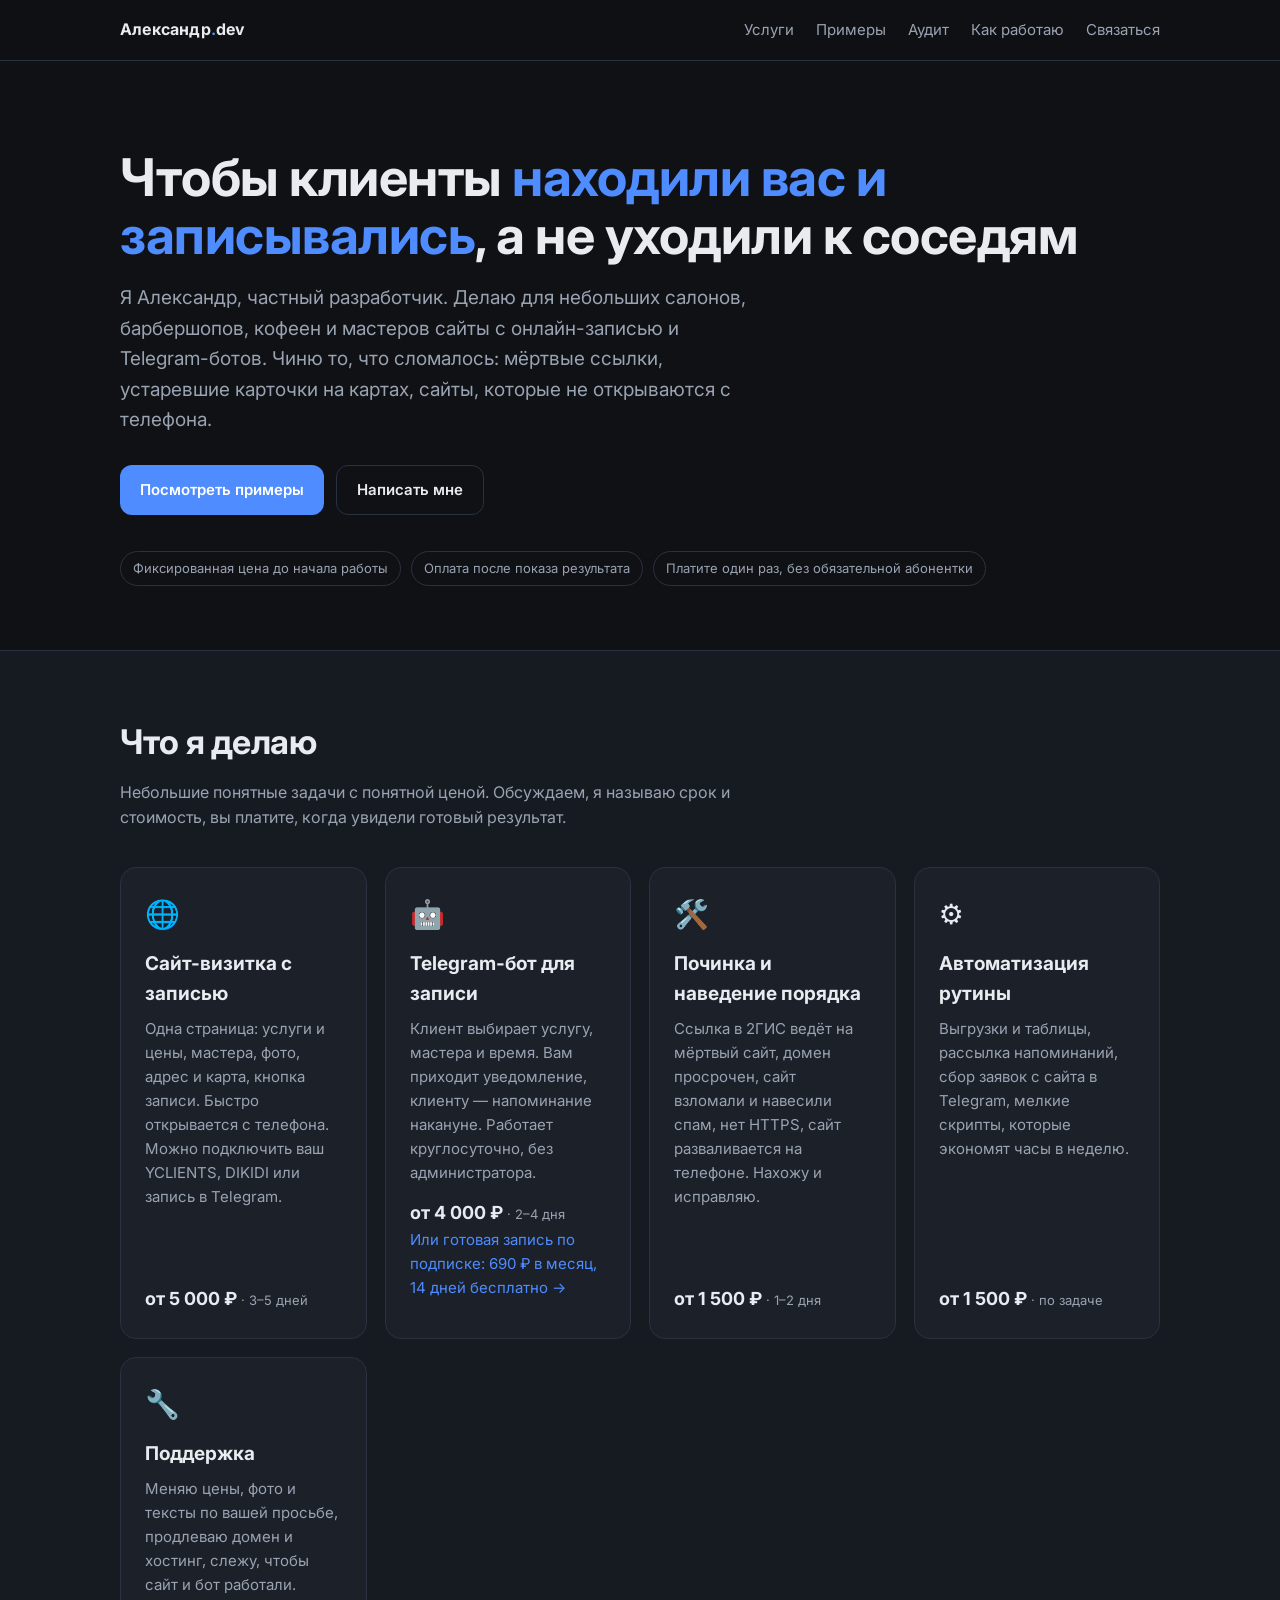
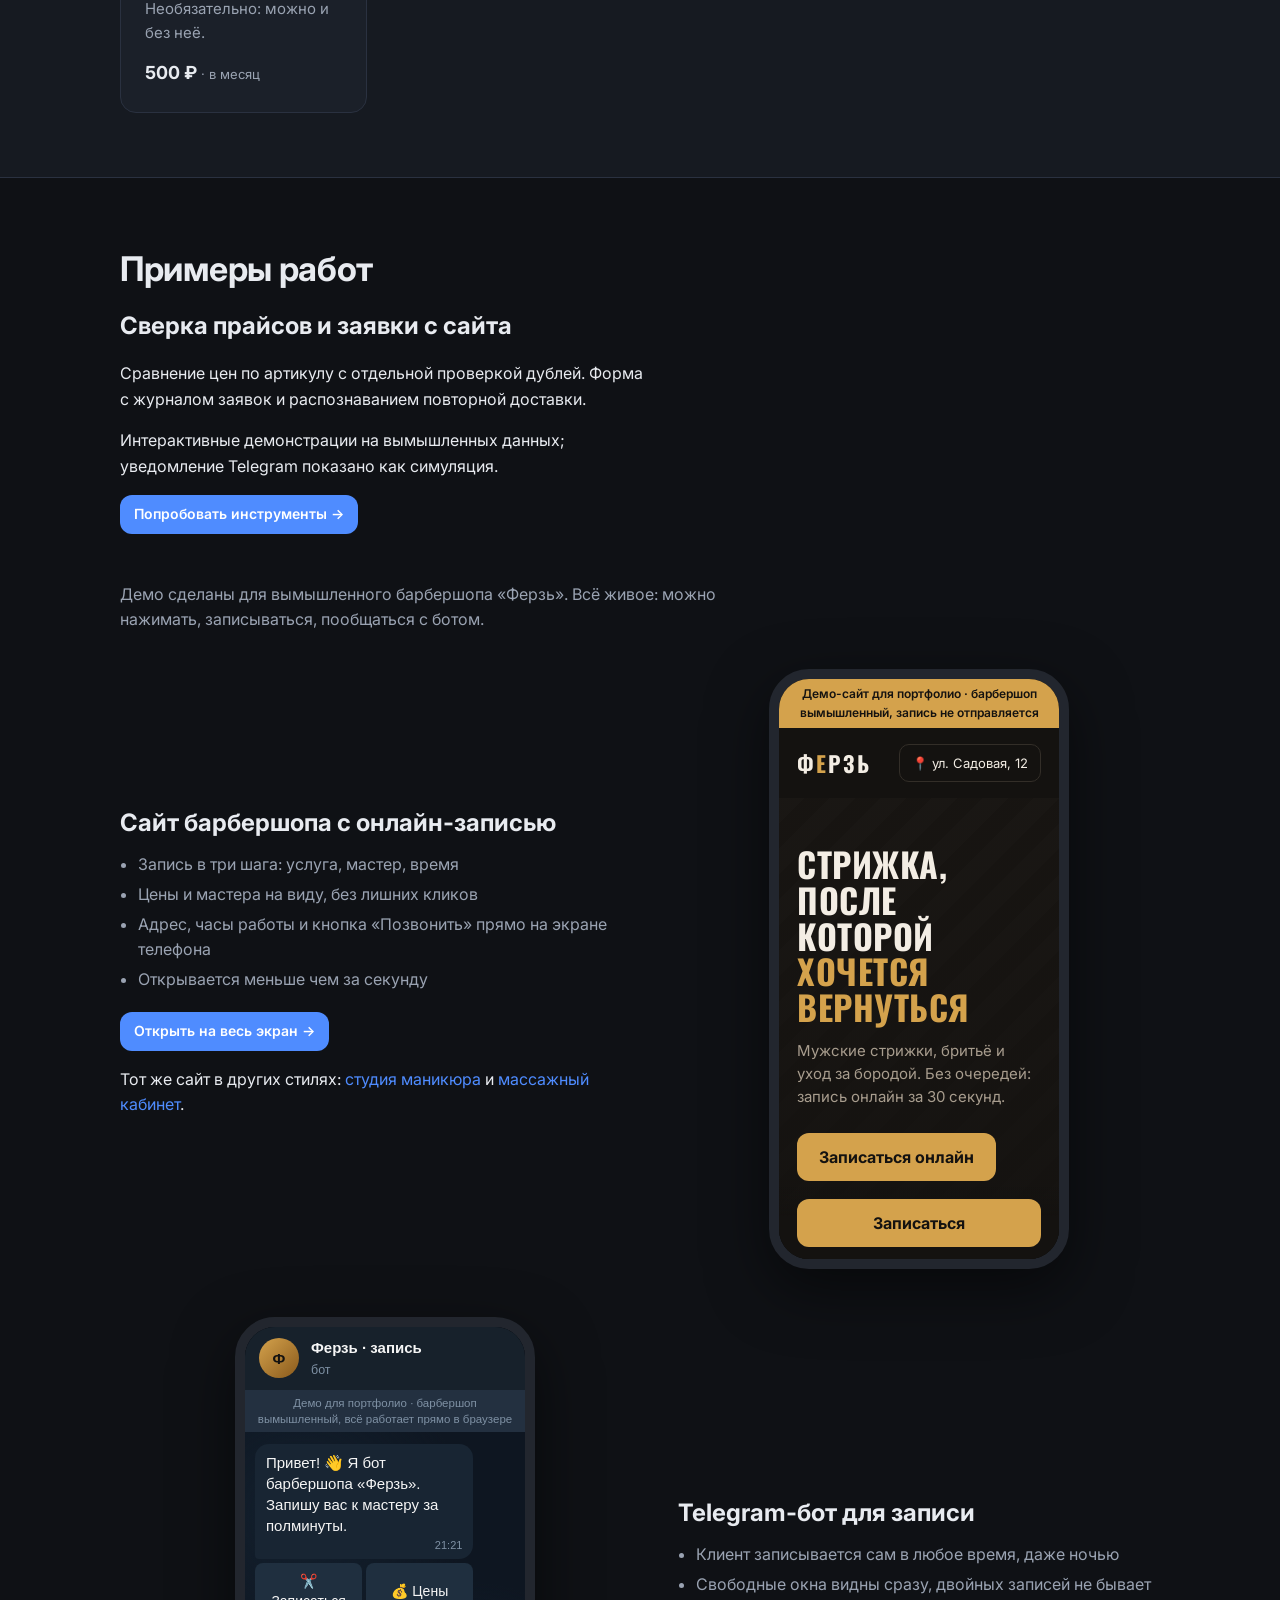
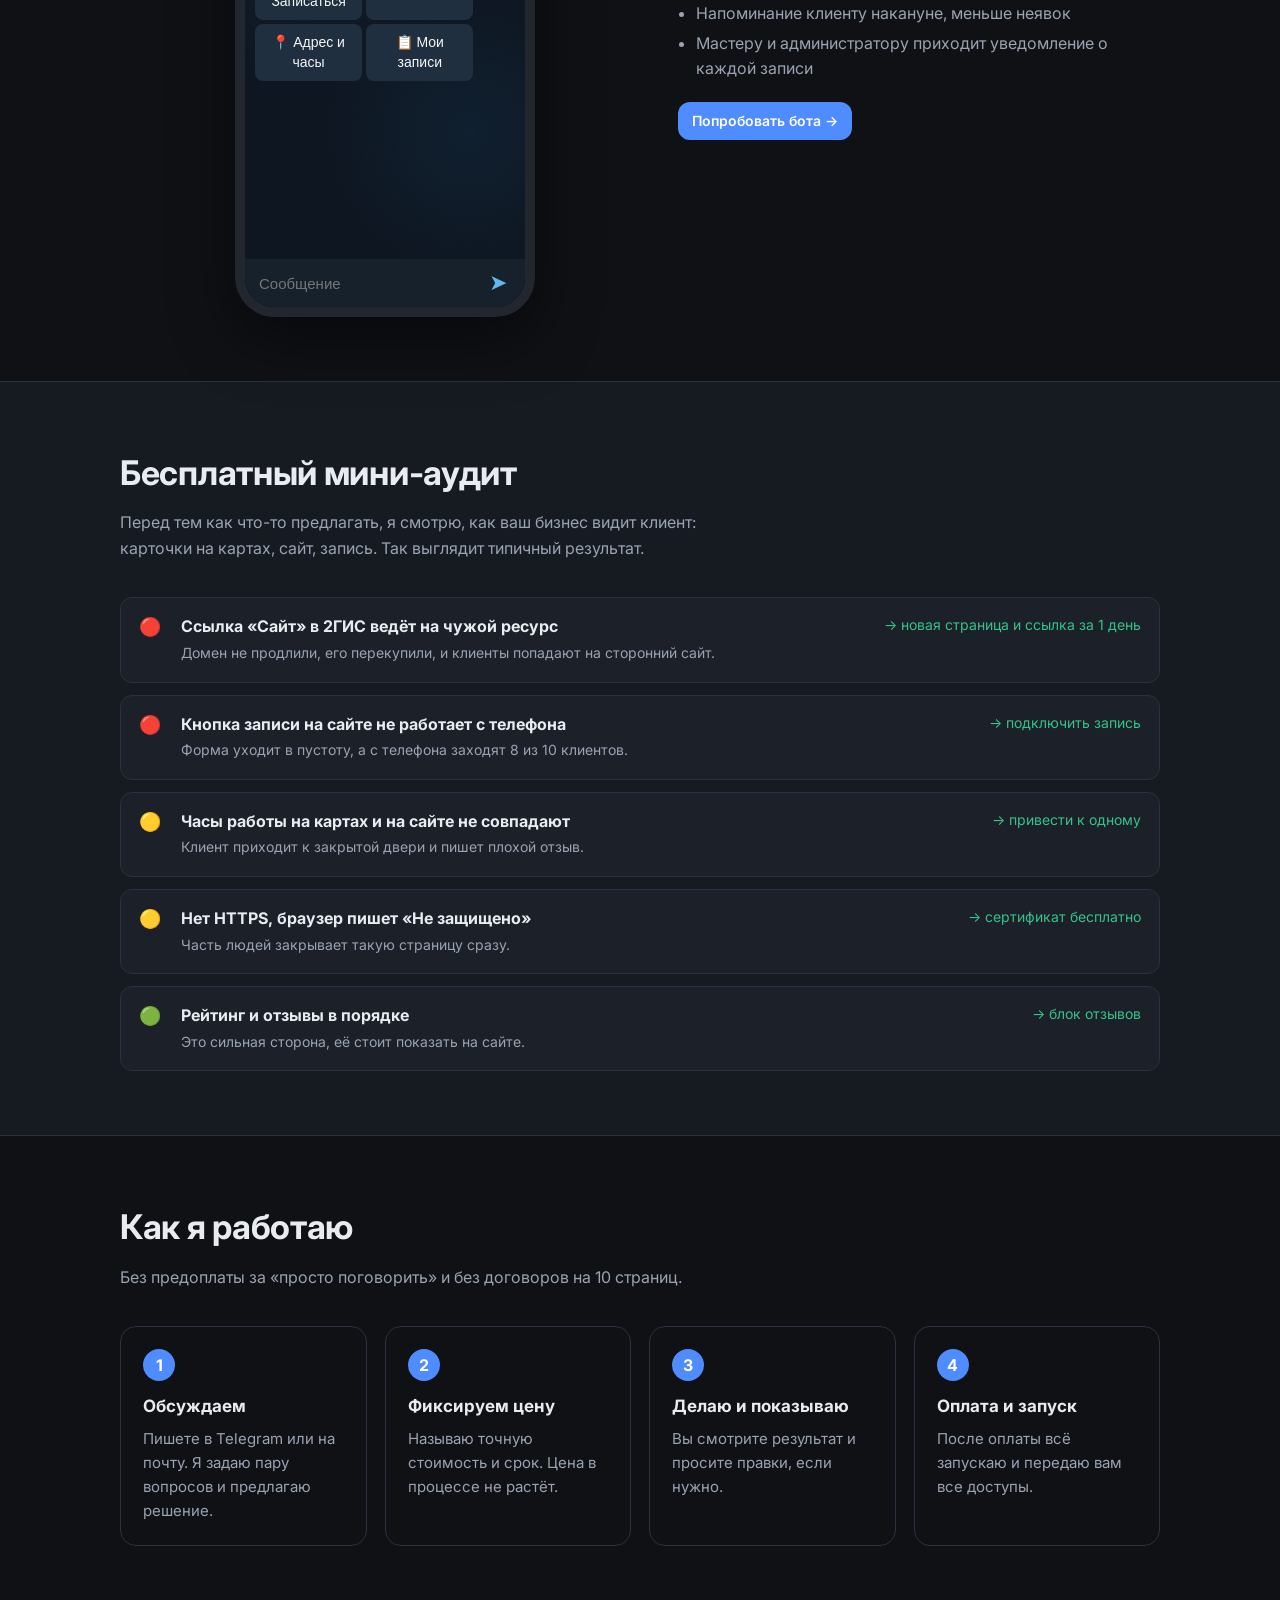
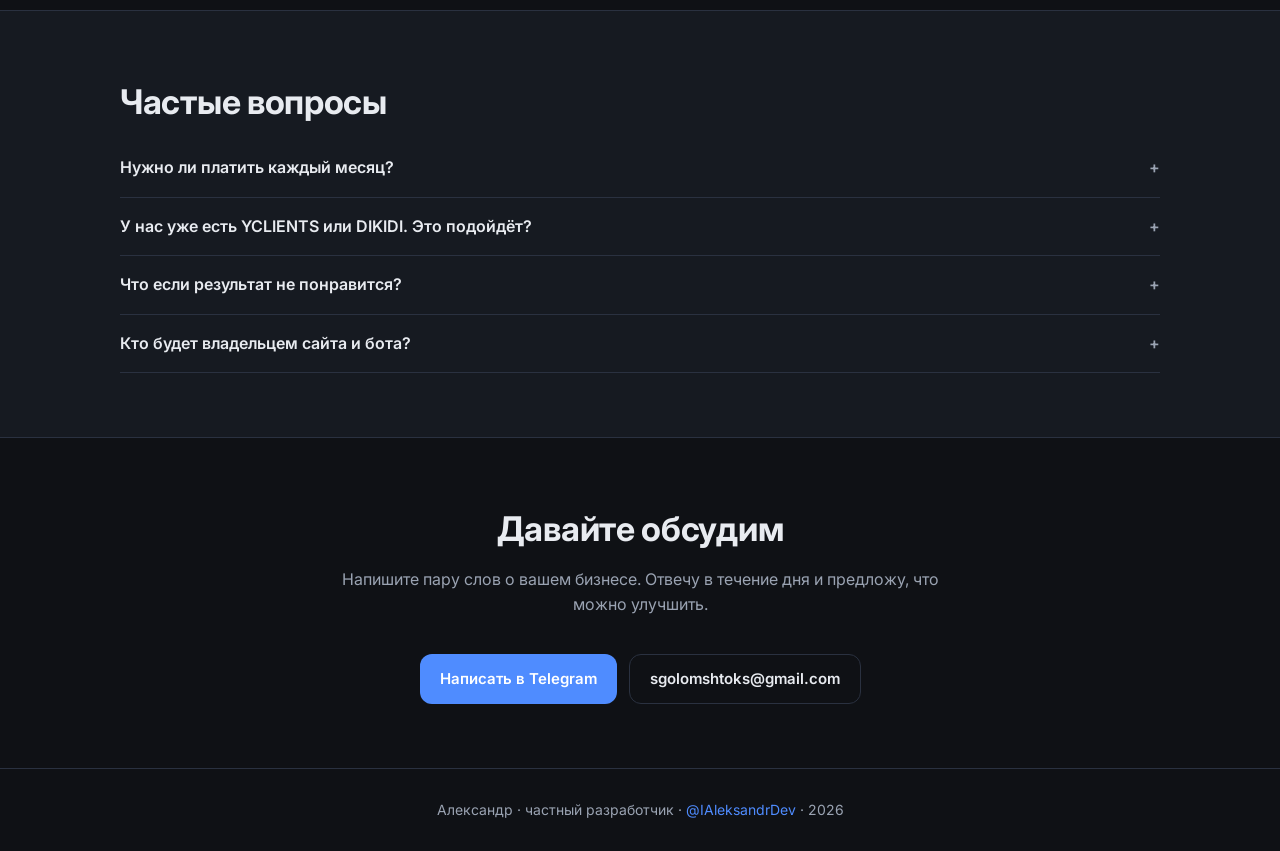
<file: index.html>
<!doctype html>
<html lang="ru">
<head>
<meta charset="utf-8">
<meta name="viewport" content="width=device-width, initial-scale=1">
<title>Александр — сайты, онлайн-запись и Telegram-боты для малого бизнеса</title>
<meta name="description" content="Частный разработчик. Сайты-визитки с онлайн-записью, Telegram-боты, починка сайтов и карточек на картах для салонов, барбершопов, кофеен и мастеров.">
<link rel="preconnect" href="https://fonts.googleapis.com">
<link href="https://fonts.googleapis.com/css2?family=Inter:wght@400;600;700&display=swap" rel="stylesheet">
<link rel="icon" href="favicon.svg" type="image/svg+xml">
<link rel="stylesheet" href="assets/style.css">
</head>
<body>

<header class="top">
  <div class="wrap">
    <a class="logo" href="#">Александр<span>.</span>dev</a>
    <nav class="nav">
      <a href="#services">Услуги</a>
      <a href="#demos">Примеры</a>
      <a href="#audit">Аудит</a>
      <a href="#how">Как работаю</a>
      <a href="#contact">Связаться</a>
    </nav>
  </div>
</header>

<main>
  <section class="hero">
    <div class="wrap">
      <h1>Чтобы клиенты <em>находили вас и записывались</em>, а не уходили к соседям</h1>
      <p class="lead">Я Александр, частный разработчик. Делаю для небольших салонов, барбершопов, кофеен и мастеров сайты с онлайн-записью и Telegram-ботов. Чиню то, что сломалось: мёртвые ссылки, устаревшие карточки на картах, сайты, которые не открываются с телефона.</p>
      <div class="cta">
        <a class="btn" href="#demos">Посмотреть примеры</a>
        <a class="btn ghost" href="#contact">Написать мне</a>
      </div>
      <div class="badges">
        <span class="badge">Фиксированная цена до начала работы</span>
        <span class="badge">Оплата после показа результата</span>
        <span class="badge">Платите один раз, без обязательной абонентки</span>
      </div>
    </div>
  </section>

  <section id="services" class="alt">
    <div class="wrap">
      <h2>Что я делаю</h2>
      <p class="sub">Небольшие понятные задачи с понятной ценой. Обсуждаем, я называю срок и стоимость, вы платите, когда увидели готовый результат.</p>
      <div class="grid">
        <div class="card">
          <div class="ico">🌐</div>
          <h3>Сайт-визитка с записью</h3>
          <p>Одна страница: услуги и цены, мастера, фото, адрес и карта, кнопка записи. Быстро открывается с телефона. Можно подключить ваш YCLIENTS, DIKIDI или запись в Telegram.</p>
          <div class="price">от 5 000 ₽ <small>· 3–5 дней</small></div>
        </div>
        <div class="card">
          <div class="ico">🤖</div>
          <h3>Telegram-бот для записи</h3>
          <p>Клиент выбирает услугу, мастера и время. Вам приходит уведомление, клиенту — напоминание накануне. Работает круглосуточно, без администратора.</p>
          <div class="price">от 4 000 ₽ <small>· 2–4 дня</small></div>
          <p><a href="zapis/">Или готовая запись по подписке: 690 ₽ в месяц, 14 дней бесплатно →</a></p>
        </div>
        <div class="card">
          <div class="ico">🛠️</div>
          <h3>Починка и наведение порядка</h3>
          <p>Ссылка в 2ГИС ведёт на мёртвый сайт, домен просрочен, сайт взломали и навесили спам, нет HTTPS, сайт разваливается на телефоне. Нахожу и исправляю.</p>
          <div class="price">от 1 500 ₽ <small>· 1–2 дня</small></div>
        </div>
        <div class="card">
          <div class="ico">⚙️</div>
          <h3>Автоматизация рутины</h3>
          <p>Выгрузки и таблицы, рассылка напоминаний, сбор заявок с сайта в Telegram, мелкие скрипты, которые экономят часы в неделю.</p>
          <div class="price">от 1 500 ₽ <small>· по задаче</small></div>
        </div>
        <div class="card">
          <div class="ico">🔧</div>
          <h3>Поддержка</h3>
          <p>Меняю цены, фото и тексты по вашей просьбе, продлеваю домен и хостинг, слежу, чтобы сайт и бот работали. Необязательно: можно и без неё.</p>
          <div class="price">500 ₽ <small>· в месяц</small></div>
        </div>
      </div>
    </div>
  </section>

  <section id="demos">
    <div class="wrap">
      <h2>Примеры работ</h2>
      <div class="demo"><div class="demo-text"><h3>Сверка прайсов и заявки с сайта</h3><p>Сравнение цен по артикулу с отдельной проверкой дублей. Форма с журналом заявок и распознаванием повторной доставки.</p><p>Интерактивные демонстрации на вымышленных данных; уведомление Telegram показано как симуляция.</p><a class="btn small" href="demo/operations/">Попробовать инструменты →</a></div></div>

      <p class="sub">Демо сделаны для вымышленного барбершопа «Ферзь». Всё живое: можно нажимать, записываться, пообщаться с ботом.</p>

      <div class="demo">
        <div class="demo-text">
          <h3>Сайт барбершопа с онлайн-записью</h3>
          <ul>
            <li>Запись в три шага: услуга, мастер, время</li>
            <li>Цены и мастера на виду, без лишних кликов</li>
            <li>Адрес, часы работы и кнопка «Позвонить» прямо на экране телефона</li>
            <li>Открывается меньше чем за секунду</li>
          </ul>
          <a class="btn small" href="demo/barber/" target="_blank">Открыть на весь экран →</a>
          <p>Тот же сайт в других стилях: <a href="demo/nails/" target="_blank">студия маникюра</a> и <a href="demo/massage/" target="_blank">массажный кабинет</a>.</p>
        </div>
        <div class="phone"><iframe src="demo/barber/" title="Демо сайта барбершопа" loading="lazy"></iframe></div>
      </div>

      <div class="demo rev">
        <div class="demo-text">
          <h3>Telegram-бот для записи</h3>
          <ul>
            <li>Клиент записывается сам в любое время, даже ночью</li>
            <li>Свободные окна видны сразу, двойных записей не бывает</li>
            <li>Напоминание клиенту накануне, меньше неявок</li>
            <li>Мастеру и администратору приходит уведомление о каждой записи</li>
          </ul>
          <a class="btn small" href="demo/bot/" target="_blank">Попробовать бота →</a>
        </div>
        <div class="phone"><iframe src="demo/bot/" title="Демо Telegram-бота" loading="lazy"></iframe></div>
      </div>
    </div>
  </section>

  <section id="audit" class="alt">
    <div class="wrap">
      <h2>Бесплатный мини-аудит</h2>
      <p class="sub">Перед тем как что-то предлагать, я смотрю, как ваш бизнес видит клиент: карточки на картах, сайт, запись. Так выглядит типичный результат.</p>
      <div class="audit">
        <div class="audit-row"><div class="st">🔴</div><div><b>Ссылка «Сайт» в 2ГИС ведёт на чужой ресурс</b><span>Домен не продлили, его перекупили, и клиенты попадают на сторонний сайт.</span></div><div class="fix">→ новая страница и ссылка за 1 день</div></div>
        <div class="audit-row"><div class="st">🔴</div><div><b>Кнопка записи на сайте не работает с телефона</b><span>Форма уходит в пустоту, а с телефона заходят 8 из 10 клиентов.</span></div><div class="fix">→ подключить запись</div></div>
        <div class="audit-row"><div class="st">🟡</div><div><b>Часы работы на картах и на сайте не совпадают</b><span>Клиент приходит к закрытой двери и пишет плохой отзыв.</span></div><div class="fix">→ привести к одному</div></div>
        <div class="audit-row"><div class="st">🟡</div><div><b>Нет HTTPS, браузер пишет «Не защищено»</b><span>Часть людей закрывает такую страницу сразу.</span></div><div class="fix">→ сертификат бесплатно</div></div>
        <div class="audit-row"><div class="st">🟢</div><div><b>Рейтинг и отзывы в порядке</b><span>Это сильная сторона, её стоит показать на сайте.</span></div><div class="fix">→ блок отзывов</div></div>
      </div>
    </div>
  </section>

  <section id="how">
    <div class="wrap">
      <h2>Как я работаю</h2>
      <p class="sub">Без предоплаты за «просто поговорить» и без договоров на 10 страниц.</p>
      <div class="steps">
        <div class="step"><h4>Обсуждаем</h4><p>Пишете в Telegram или на почту. Я задаю пару вопросов и предлагаю решение.</p></div>
        <div class="step"><h4>Фиксируем цену</h4><p>Называю точную стоимость и срок. Цена в процессе не растёт.</p></div>
        <div class="step"><h4>Делаю и показываю</h4><p>Вы смотрите результат и просите правки, если нужно.</p></div>
        <div class="step"><h4>Оплата и запуск</h4><p>После оплаты всё запускаю и передаю вам все доступы.</p></div>
      </div>
    </div>
  </section>

  <section class="alt">
    <div class="wrap">
      <h2>Частые вопросы</h2>
      <details><summary>Нужно ли платить каждый месяц?</summary><p>Мне нет. Вы платите один раз за работу. Отдельно оплачиваются только домен (несколько сотен рублей в год) и, для бота, сервер, на котором он работает (обычно 0–300 ₽ в месяц). Сайт-визитку часто можно разместить бесплатно. Если не хотите возиться с правками и продлением сами, есть необязательная поддержка за 500 ₽ в месяц.</p></details>
      <details><summary>У нас уже есть YCLIENTS или DIKIDI. Это подойдёт?</summary><p>Да. Я не заставляю ничего менять: подключу вашу текущую запись к сайту или боту.</p></details>
      <details><summary>Что если результат не понравится?</summary><p>Вы ничего не платите, пока не увидите готовую работу. Правки в рамках задачи бесплатны.</p></details>
      <details><summary>Кто будет владельцем сайта и бота?</summary><p>Вы. Домен регистрируется на вас, все доступы я передаю вам.</p></details>
    </div>
  </section>

  <section id="contact" class="contact">
    <div class="wrap">
      <h2>Давайте обсудим</h2>
      <p class="sub" style="margin-left:auto;margin-right:auto">Напишите пару слов о вашем бизнесе. Отвечу в течение дня и предложу, что можно улучшить.</p>
      <div class="cta">
        <a class="btn" href="https://t.me/IAleksandrDev">Написать в Telegram</a>
        <a class="btn ghost" href="mailto:sgolomshtoks@gmail.com">sgolomshtoks@gmail.com</a>
      </div>
    </div>
  </section>
</main>

<footer>
  <div class="wrap">Александр · частный разработчик · <a href="https://t.me/IAleksandrDev">@IAleksandrDev</a> · <span id="y"></span></div>
</footer>
<script>document.getElementById('y').textContent = new Date().getFullYear();</script>
</body>
</html>
</file>
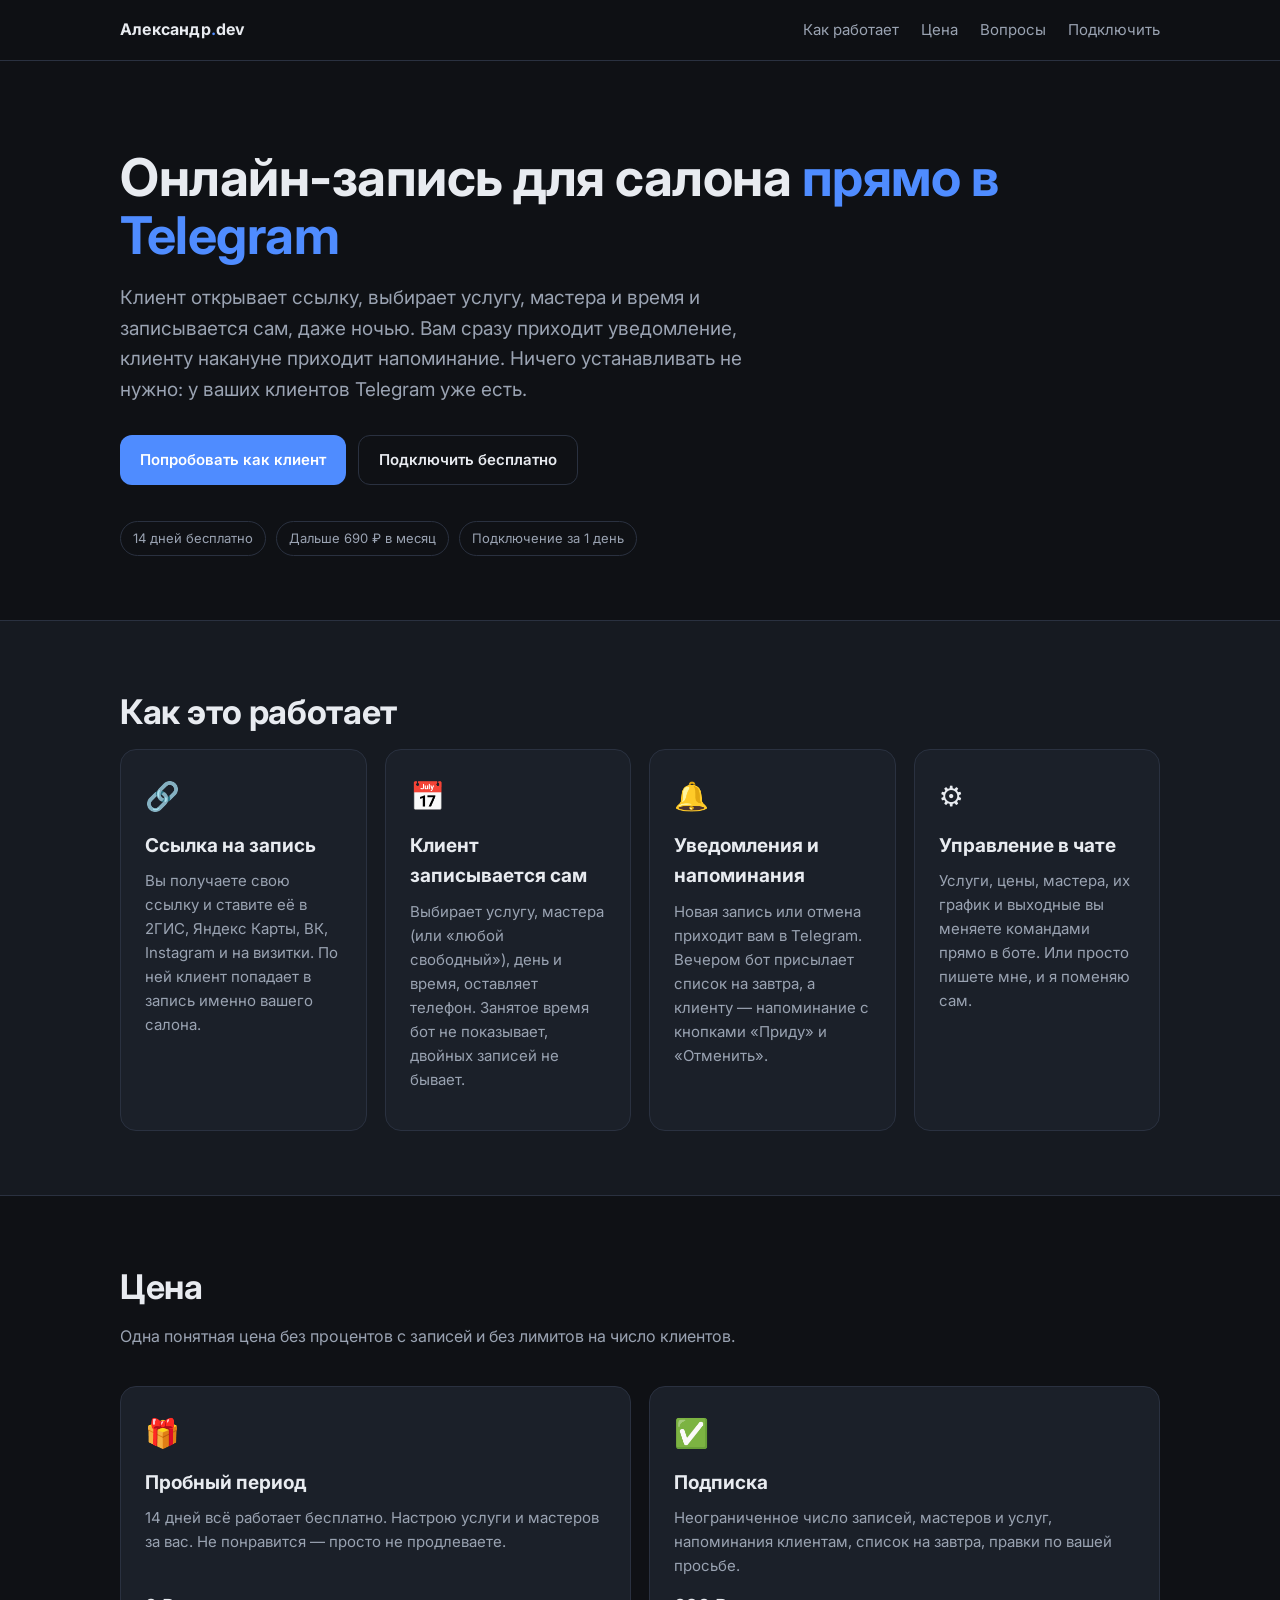
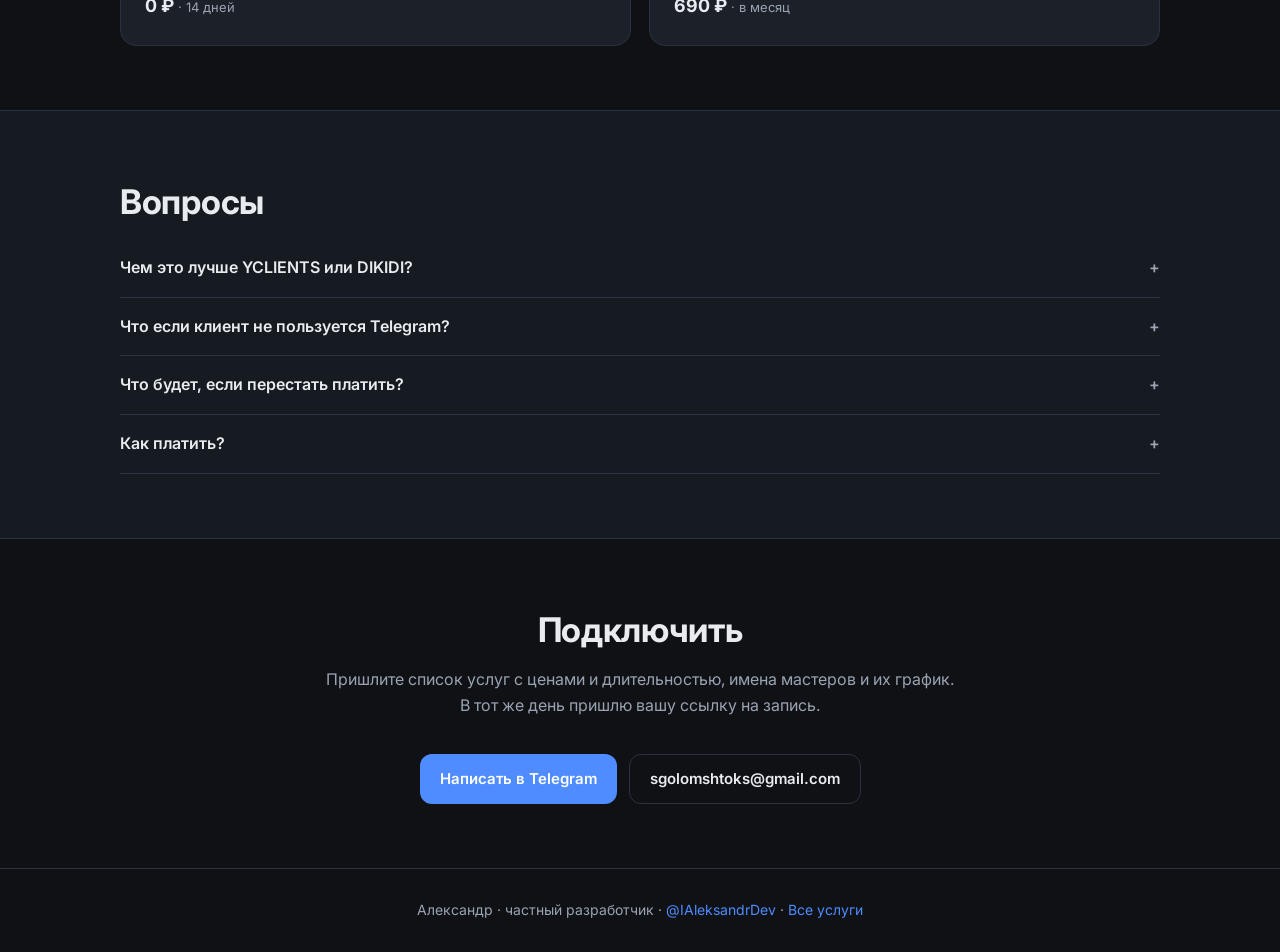
<file: zapis/index.html>
<!doctype html>
<html lang="ru">
<head>
<meta charset="utf-8">
<meta name="viewport" content="width=device-width, initial-scale=1">
<title>Онлайн-запись в Telegram для салона — 690 ₽ в месяц</title>
<meta name="description" content="Готовый Telegram-бот записи для салонов, барбершопов и мастеров: клиент записывается сам, вам приходит уведомление, клиенту — напоминание. 14 дней бесплатно, дальше 690 ₽ в месяц.">
<link rel="preconnect" href="https://fonts.googleapis.com">
<link href="https://fonts.googleapis.com/css2?family=Inter:wght@400;600;700&display=swap" rel="stylesheet">
<link rel="icon" href="../favicon.svg" type="image/svg+xml">
<link rel="stylesheet" href="../assets/style.css">
</head>
<body>

<header class="top">
  <div class="wrap">
    <a class="logo" href="../">Александр<span>.</span>dev</a>
    <nav class="nav">
      <a href="#how">Как работает</a>
      <a href="#price">Цена</a>
      <a href="#faq">Вопросы</a>
      <a href="#start">Подключить</a>
    </nav>
  </div>
</header>

<main>
  <section class="hero">
    <div class="wrap">
      <h1>Онлайн-запись для салона <em>прямо в Telegram</em></h1>
      <p class="lead">Клиент открывает ссылку, выбирает услугу, мастера и время и записывается сам, даже ночью. Вам сразу приходит уведомление, клиенту накануне приходит напоминание. Ничего устанавливать не нужно: у ваших клиентов Telegram уже есть.</p>
      <div class="cta">
        <a class="btn" href="https://t.me/zapis_salona_bot?start=s_demo">Попробовать как клиент</a>
        <a class="btn ghost" href="#start">Подключить бесплатно</a>
      </div>
      <div class="badges">
        <span class="badge">14 дней бесплатно</span>
        <span class="badge">Дальше 690 ₽ в месяц</span>
        <span class="badge">Подключение за 1 день</span>
      </div>
    </div>
  </section>

  <section id="how" class="alt">
    <div class="wrap">
      <h2>Как это работает</h2>
      <div class="grid">
        <div class="card">
          <div class="ico">🔗</div>
          <h3>Ссылка на запись</h3>
          <p>Вы получаете свою ссылку и ставите её в 2ГИС, Яндекс Карты, ВК, Instagram и на визитки. По ней клиент попадает в запись именно вашего салона.</p>
        </div>
        <div class="card">
          <div class="ico">📅</div>
          <h3>Клиент записывается сам</h3>
          <p>Выбирает услугу, мастера (или «любой свободный»), день и время, оставляет телефон. Занятое время бот не показывает, двойных записей не бывает.</p>
        </div>
        <div class="card">
          <div class="ico">🔔</div>
          <h3>Уведомления и напоминания</h3>
          <p>Новая запись или отмена приходит вам в Telegram. Вечером бот присылает список на завтра, а клиенту — напоминание с кнопками «Приду» и «Отменить».</p>
        </div>
        <div class="card">
          <div class="ico">⚙️</div>
          <h3>Управление в чате</h3>
          <p>Услуги, цены, мастера, их график и выходные вы меняете командами прямо в боте. Или просто пишете мне, и я поменяю сам.</p>
        </div>
      </div>
    </div>
  </section>

  <section id="price">
    <div class="wrap">
      <h2>Цена</h2>
      <p class="sub">Одна понятная цена без процентов с записей и без лимитов на число клиентов.</p>
      <div class="grid">
        <div class="card">
          <div class="ico">🎁</div>
          <h3>Пробный период</h3>
          <p>14 дней всё работает бесплатно. Настрою услуги и мастеров за вас. Не понравится — просто не продлеваете.</p>
          <div class="price">0 ₽ <small>· 14 дней</small></div>
        </div>
        <div class="card">
          <div class="ico">✅</div>
          <h3>Подписка</h3>
          <p>Неограниченное число записей, мастеров и услуг, напоминания клиентам, список на завтра, правки по вашей просьбе.</p>
          <div class="price">690 ₽ <small>· в месяц</small></div>
        </div>
      </div>
    </div>
  </section>

  <section id="faq" class="alt">
    <div class="wrap">
      <h2>Вопросы</h2>
      <details><summary>Чем это лучше YCLIENTS или DIKIDI?</summary><p>Это проще и дешевле. Мастерам не нужно приложение, клиентам не нужна регистрация, а настраивать ничего не надо: я всё сделаю сам. Если у вас уже есть YCLIENTS и вас всё устраивает, бот вам не нужен.</p></details>
      <details><summary>Что если клиент не пользуется Telegram?</summary><p>Он запишется по телефону, как раньше. Бот не заменяет звонки, а добавляет запись для тех, кому удобнее записаться самому.</p></details>
      <details><summary>Что будет, если перестать платить?</summary><p>Бот перестанет принимать новые записи и покажет клиентам ваш телефон. За три дня до конца оплаты я предупрежу.</p></details>
      <details><summary>Как платить?</summary><p>Переводом раз в месяц, по чеку самозанятого.</p></details>
    </div>
  </section>

  <section id="start" class="contact">
    <div class="wrap">
      <h2>Подключить</h2>
      <p class="sub" style="margin-left:auto;margin-right:auto">Пришлите список услуг с ценами и длительностью, имена мастеров и их график. В тот же день пришлю вашу ссылку на запись.</p>
      <div class="cta">
        <a class="btn" href="https://t.me/IAleksandrDev">Написать в Telegram</a>
        <a class="btn ghost" href="mailto:sgolomshtoks@gmail.com">sgolomshtoks@gmail.com</a>
      </div>
    </div>
  </section>
</main>

<footer>
  <div class="wrap">Александр · частный разработчик · <a href="https://t.me/IAleksandrDev">@IAleksandrDev</a> · <a href="../">Все услуги</a></div>
</footer>
</body>
</html>
</file>
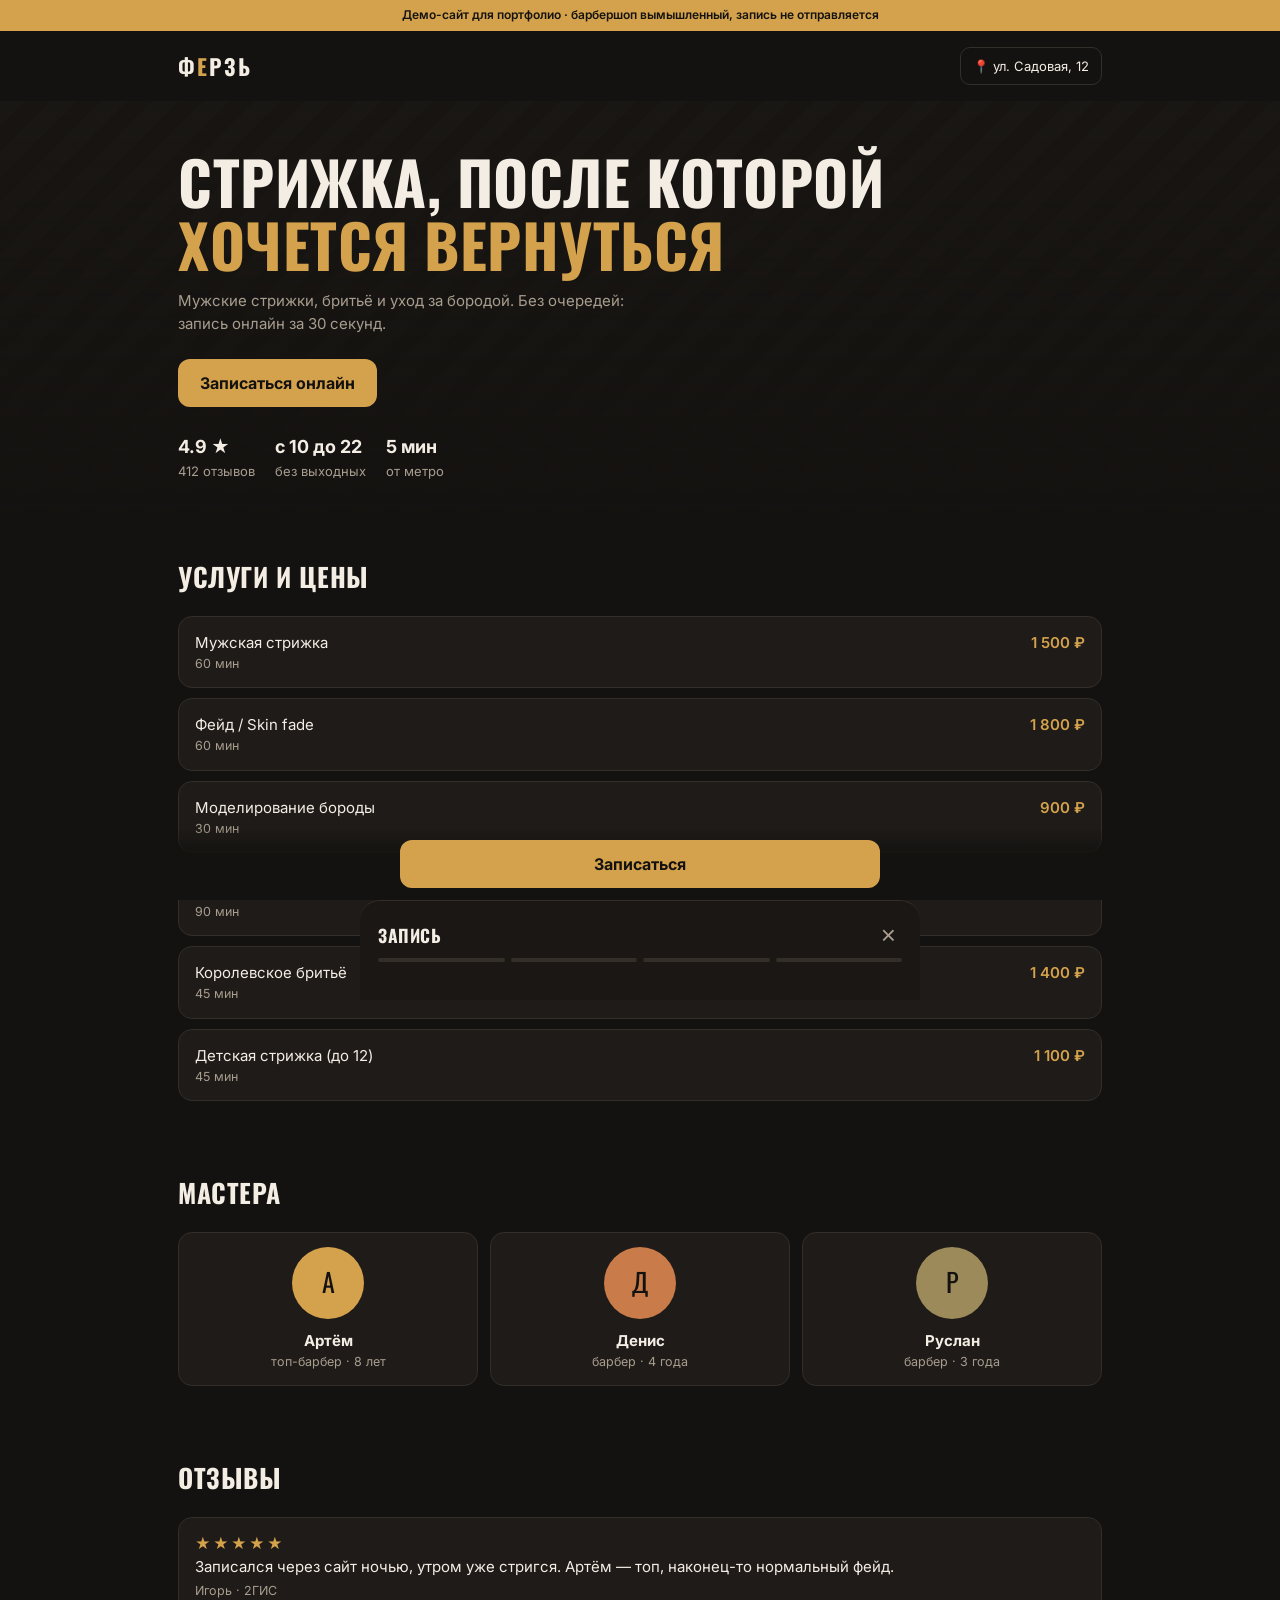
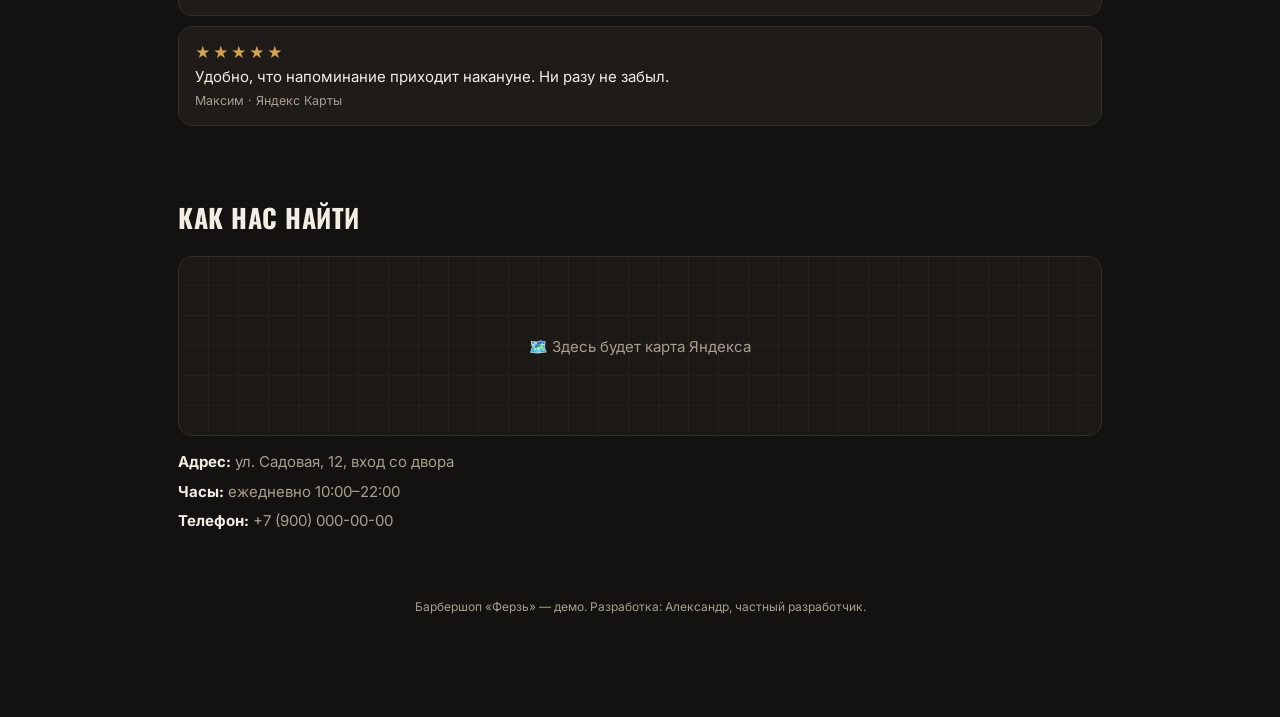
<file: demo/barber/index.html>
<!doctype html>
<html lang="ru">
<head>
<meta charset="utf-8">
<meta name="viewport" content="width=device-width, initial-scale=1">
<link rel="icon" href="../../favicon.svg" type="image/svg+xml">
<title>Барбершоп «Ферзь» — демо</title>
<link rel="preconnect" href="https://fonts.googleapis.com">
<link href="https://fonts.googleapis.com/css2?family=Oswald:wght@500;700&family=Inter:wght@400;600&display=swap" rel="stylesheet">
<style>
  :root { --bg:#141210; --card:#1e1b18; --line:#332e28; --text:#f3ede4; --muted:#a89d8e; --gold:#d4a24c; --r:14px; }
  * { box-sizing:border-box; }
  body { margin:0; background:var(--bg); color:var(--text); font:15px/1.55 Inter, system-ui, sans-serif; }
  h1,h2,h3 { font-family:Oswald, Impact, sans-serif; letter-spacing:.5px; text-transform:uppercase; margin:0; }
  a { color:inherit; text-decoration:none; }
  .demo-bar { background:var(--gold); color:#141210; font-size:12px; text-align:center; padding:6px 10px; font-weight:600; }
  .wrap { max-width:960px; margin:0 auto; padding:0 18px; }
  header { display:flex; justify-content:space-between; align-items:center; padding:16px 0; }
  .logo { font-family:Oswald, sans-serif; font-size:22px; font-weight:700; letter-spacing:2px; }
  .logo b { color:var(--gold); }
  .call { border:1px solid var(--line); padding:8px 12px; border-radius:10px; font-size:13px; }
  .hero { padding:48px 0 40px; background:
      linear-gradient(180deg, rgba(20,18,16,.2), var(--bg)),
      repeating-linear-gradient(135deg, #1b1815 0 18px, #181512 18px 36px); }
  .hero h1 { font-size:clamp(34px, 8vw, 60px); line-height:1.05; }
  .hero h1 span { color:var(--gold); }
  .hero p { color:var(--muted); max-width:460px; margin:14px 0 24px; }
  .btn { display:inline-block; background:var(--gold); color:#141210; font-weight:700; border:0; border-radius:12px;
         padding:14px 22px; font-size:16px; cursor:pointer; font-family:inherit; }
  .btn.ghost { background:transparent; color:var(--text); border:1px solid var(--line); }
  .btn:disabled { opacity:.4; cursor:default; }
  .facts { display:flex; gap:20px; margin-top:26px; flex-wrap:wrap; color:var(--muted); font-size:13px; }
  .facts b { color:var(--text); font-size:18px; display:block; }
  section { padding:36px 0; }
  section h2 { font-size:26px; margin-bottom:18px; }
  .price-list { display:grid; gap:10px; }
  .row { display:flex; justify-content:space-between; gap:12px; padding:14px 16px; background:var(--card); border:1px solid var(--line); border-radius:var(--r); }
  .row small { color:var(--muted); display:block; }
  .row .p { font-weight:600; white-space:nowrap; color:var(--gold); }
  .masters { display:grid; grid-template-columns:repeat(auto-fit, minmax(140px,1fr)); gap:12px; }
  .m { background:var(--card); border:1px solid var(--line); border-radius:var(--r); padding:14px; text-align:center; }
  .ava { width:72px; height:72px; border-radius:50%; margin:0 auto 10px; display:grid; place-items:center;
         font-family:Oswald, sans-serif; font-size:26px; color:#141210; }
  .m small { color:var(--muted); display:block; }
  .reviews { display:grid; gap:10px; }
  .rev { background:var(--card); border:1px solid var(--line); border-radius:var(--r); padding:14px 16px; }
  .rev .stars { color:var(--gold); letter-spacing:2px; }
  .rev small { color:var(--muted); }
  .map { height:180px; border-radius:var(--r); border:1px solid var(--line); display:grid; place-items:center; color:var(--muted);
         background: repeating-linear-gradient(0deg, #1b1815 0 29px, #24201b 29px 30px), repeating-linear-gradient(90deg, transparent 0 29px, #24201b 29px 30px); background-blend-mode: lighten; }
  .info { display:grid; gap:6px; margin-top:14px; color:var(--muted); }
  .info b { color:var(--text); }
  footer { padding:30px 0 100px; color:var(--muted); font-size:12px; text-align:center; }
  .sticky { position:fixed; left:0; right:0; bottom:0; padding:12px 18px; background:linear-gradient(transparent, var(--bg) 40%); }
  .sticky .btn { width:100%; max-width:480px; display:block; margin:0 auto; }

  /* booking sheet */
  .sheet-bg { position:fixed; inset:0; background:rgba(0,0,0,.6); display:none; z-index:20; }
  .sheet { position:fixed; left:0; right:0; bottom:0; max-height:88vh; overflow:auto; background:#1a1714;
           border-radius:20px 20px 0 0; border-top:1px solid var(--line); padding:18px 18px 22px; z-index:21;
           transform:translateY(100%); transition:transform .25s ease; max-width:560px; margin:0 auto; }
  .open .sheet-bg { display:block; }
  .open .sheet { transform:none; }
  .sheet .head { display:flex; justify-content:space-between; align-items:center; margin-bottom:6px; }
  .sheet .x { background:none; border:0; color:var(--muted); font-size:26px; cursor:pointer; }
  .progress { display:flex; gap:6px; margin:6px 0 16px; }
  .progress i { flex:1; height:4px; border-radius:2px; background:var(--line); }
  .progress i.on { background:var(--gold); }
  .opt { display:flex; justify-content:space-between; align-items:center; width:100%; text-align:left; padding:14px 16px; margin-bottom:8px;
         background:var(--card); border:1px solid var(--line); border-radius:12px; color:var(--text); font:inherit; cursor:pointer; }
  .opt.sel { border-color:var(--gold); box-shadow:0 0 0 1px var(--gold) inset; }
  .opt small { color:var(--muted); display:block; }
  .days { display:flex; gap:8px; overflow-x:auto; padding-bottom:6px; margin-bottom:12px; }
  .day { flex:0 0 auto; width:58px; padding:8px 0; text-align:center; border:1px solid var(--line); border-radius:12px; background:var(--card); color:var(--text); cursor:pointer; font:inherit; }
  .day small { display:block; color:var(--muted); font-size:11px; }
  .day.sel { border-color:var(--gold); background:#2a2318; }
  .slots { display:grid; grid-template-columns:repeat(4,1fr); gap:8px; }
  .slot { padding:10px 0; border:1px solid var(--line); border-radius:10px; background:var(--card); color:var(--text); cursor:pointer; font:inherit; }
  .slot.sel { background:var(--gold); color:#141210; border-color:var(--gold); font-weight:700; }
  .slot:disabled { opacity:.25; text-decoration:line-through; cursor:default; }
  .field { display:block; width:100%; padding:13px 14px; margin-bottom:10px; border-radius:12px; border:1px solid var(--line); background:var(--card); color:var(--text); font:inherit; }
  .summary { background:var(--card); border:1px solid var(--line); border-radius:12px; padding:12px 14px; margin-bottom:14px; color:var(--muted); font-size:14px; }
  .summary b { color:var(--text); }
  .nav { display:flex; gap:10px; margin-top:14px; }
  .nav .btn { flex:1; }
  .done { text-align:center; padding:20px 0 6px; }
  .done .ok { width:64px; height:64px; border-radius:50%; background:var(--gold); color:#141210; display:grid; place-items:center; font-size:32px; margin:0 auto 14px; }
</style>
</head>
<body>
<div class="demo-bar">Демо-сайт для портфолио · барбершоп вымышленный, запись не отправляется</div>

<div class="wrap">
  <header>
    <div class="logo">Ф<b>Е</b>РЗЬ</div>
    <a class="call" href="#contacts">📍 ул. Садовая, 12</a>
  </header>
</div>

<div class="hero">
  <div class="wrap">
    <h1>Стрижка, после которой <span>хочется вернуться</span></h1>
    <p>Мужские стрижки, бритьё и уход за бородой. Без очередей: запись онлайн за 30 секунд.</p>
    <button class="btn" data-book>Записаться онлайн</button>
    <div class="facts">
      <div><b>4.9 ★</b>412 отзывов</div>
      <div><b>с 10 до 22</b>без выходных</div>
      <div><b>5 мин</b>от метро</div>
    </div>
  </div>
</div>

<div class="wrap">
  <section>
    <h2>Услуги и цены</h2>
    <div class="price-list" id="prices"></div>
  </section>

  <section>
    <h2>Мастера</h2>
    <div class="masters" id="masters"></div>
  </section>

  <section>
    <h2>Отзывы</h2>
    <div class="reviews">
      <div class="rev"><div class="stars">★★★★★</div>Записался через сайт ночью, утром уже стригся. Артём — топ, наконец-то нормальный фейд.<br><small>Игорь · 2ГИС</small></div>
      <div class="rev"><div class="stars">★★★★★</div>Удобно, что напоминание приходит накануне. Ни разу не забыл.<br><small>Максим · Яндекс Карты</small></div>
    </div>
  </section>

  <section id="contacts">
    <h2>Как нас найти</h2>
    <div class="map">🗺️ Здесь будет карта Яндекса</div>
    <div class="info">
      <div><b>Адрес:</b> ул. Садовая, 12, вход со двора</div>
      <div><b>Часы:</b> ежедневно 10:00–22:00</div>
      <div><b>Телефон:</b> <a href="#" onclick="return false">+7 (900) 000-00-00</a></div>
    </div>
  </section>
</div>

<footer>Барбершоп «Ферзь» — демо. Разработка: Александр, частный разработчик.</footer>
<div class="sticky"><button class="btn" data-book>Записаться</button></div>

<div class="sheet-bg" id="bg"></div>
<div class="sheet" id="sheet" role="dialog" aria-modal="true">
  <div class="head"><h3 id="stitle">Запись</h3><button class="x" id="close" aria-label="Закрыть">×</button></div>
  <div class="progress" id="prog"><i></i><i></i><i></i><i></i></div>
  <div id="body"></div>
</div>

<script>
const SERVICES = [
  { id: 'cut', name: 'Мужская стрижка', dur: 60, price: 1500 },
  { id: 'fade', name: 'Фейд / Skin fade', dur: 60, price: 1800 },
  { id: 'beard', name: 'Моделирование бороды', dur: 30, price: 900 },
  { id: 'combo', name: 'Стрижка + борода', dur: 90, price: 2200 },
  { id: 'shave', name: 'Королевское бритьё', dur: 45, price: 1400 },
  { id: 'kid', name: 'Детская стрижка (до 12)', dur: 45, price: 1100 },
];
const MASTERS = [
  { id: 'any', name: 'Любой мастер', role: 'ближайшее время', color: '#6b6258' },
  { id: 'artem', name: 'Артём', role: 'топ-барбер · 8 лет', color: '#d4a24c' },
  { id: 'den', name: 'Денис', role: 'барбер · 4 года', color: '#c97b4a' },
  { id: 'ruslan', name: 'Руслан', role: 'барбер · 3 года', color: '#9c8a5a' },
];
const rub = n => n.toLocaleString('ru-RU') + ' ₽';

document.getElementById('prices').innerHTML = SERVICES.map(s =>
  `<div class="row"><div>${s.name}<small>${s.dur} мин</small></div><div class="p">${rub(s.price)}</div></div>`).join('');
document.getElementById('masters').innerHTML = MASTERS.filter(m => m.id !== 'any').map(m =>
  `<div class="m"><div class="ava" style="background:${m.color}">${m.name[0]}</div><b>${m.name}</b><small>${m.role}</small></div>`).join('');

// booking flow
const state = { step: 0, service: null, master: null, day: 0, time: null, name: '', phone: '' };
const body = document.getElementById('body');
const titles = ['Выберите услугу', 'Выберите мастера', 'Дата и время', 'Ваши контакты', 'Готово'];

// pseudo-random busy slots, stable per day+master
function busy(day, master, t) {
  const s = (day * 31 + master.length * 7 + parseInt(t)) % 5;
  return s === 0 || s === 3;
}
function days() {
  const out = [], wd = ['вс','пн','вт','ср','чт','пт','сб'];
  for (let i = 0; i < 10; i++) {
    const d = new Date(); d.setDate(d.getDate() + i);
    out.push({ i, label: i === 0 ? 'сегодня' : i === 1 ? 'завтра' : wd[d.getDay()], num: d.getDate(), date: d });
  }
  return out;
}
const TIMES = ['10:00','11:00','12:00','13:00','14:00','15:00','16:00','17:00','18:00','19:00','20:00','21:00'];

function render() {
  document.getElementById('stitle').textContent = titles[state.step];
  [...document.querySelectorAll('#prog i')].forEach((el, i) => el.classList.toggle('on', i <= state.step));
  const s = SERVICES.find(x => x.id === state.service);
  const m = MASTERS.find(x => x.id === state.master);
  if (state.step === 0) {
    body.innerHTML = SERVICES.map(x => `<button class="opt ${x.id === state.service ? 'sel' : ''}" data-s="${x.id}"><span>${x.name}<small>${x.dur} мин</small></span><b>${rub(x.price)}</b></button>`).join('');
    body.querySelectorAll('[data-s]').forEach(b => b.onclick = () => { state.service = b.dataset.s; state.step = 1; render(); });
  } else if (state.step === 1) {
    body.innerHTML = MASTERS.map(x => `<button class="opt ${x.id === state.master ? 'sel' : ''}" data-m="${x.id}"><span>${x.name}<small>${x.role}</small></span><span>›</span></button>`).join('') + nav(false);
    body.querySelectorAll('[data-m]').forEach(b => b.onclick = () => { state.master = b.dataset.m; state.step = 2; state.time = null; render(); });
  } else if (state.step === 2) {
    const ds = days();
    const now = new Date().getHours();
    body.innerHTML = `<div class="days">${ds.map(d => `<button class="day ${d.i === state.day ? 'sel' : ''}" data-d="${d.i}"><small>${d.label}</small>${d.num}</button>`).join('')}</div>
      <div class="slots">${TIMES.map(t => { const off = busy(state.day, state.master, t) || (state.day === 0 && parseInt(t) <= now);
        return `<button class="slot ${t === state.time ? 'sel' : ''}" data-t="${t}" ${off ? 'disabled' : ''}>${t}</button>`; }).join('')}</div>` + nav(!state.time);
    body.querySelectorAll('[data-d]').forEach(b => b.onclick = () => { state.day = +b.dataset.d; state.time = null; render(); });
    body.querySelectorAll('[data-t]').forEach(b => b.onclick = () => { state.time = b.dataset.t; render(); });
  } else if (state.step === 3) {
    const d = days()[state.day];
    body.innerHTML = `<div class="summary"><b>${s.name}</b> · ${rub(s.price)}<br>${m.name} · ${d.label}, ${d.num} · ${state.time}</div>
      <input class="field" id="nm" placeholder="Имя" value="${state.name}" autocomplete="off">
      <input class="field" id="ph" placeholder="+7 (___) ___-__-__" inputmode="tel" value="${state.phone}" autocomplete="off">` + nav(true, 'Записаться');
    const upd = () => { state.name = nm.value.trim(); state.phone = ph.value.replace(/\D/g, ''); document.getElementById('next').disabled = !(state.name && state.phone.length >= 10); };
    const nm = document.getElementById('nm'), ph = document.getElementById('ph');
    nm.oninput = upd; ph.oninput = upd; upd();
  } else {
    const d = days()[state.day];
    body.innerHTML = `<div class="done"><div class="ok">✓</div><h3>Вы записаны!</h3>
      <p style="color:var(--muted)">${s.name}<br>${m.name === 'Любой мастер' ? 'Мастер: Денис' : 'Мастер: ' + m.name}<br>${d.label}, ${d.num} в ${state.time}</p>
      <p style="color:var(--muted);font-size:13px">В настоящем сайте здесь отправляется SMS или сообщение в Telegram, а мастеру приходит уведомление. Это демо, ничего не отправлено.</p>
      <button class="btn" id="again">Отлично</button></div>`;
    document.getElementById('again').onclick = close;
  }
  const back = document.getElementById('back'), next = document.getElementById('next');
  if (back) back.onclick = () => { state.step--; render(); };
  if (next) next.onclick = () => { state.step++; render(); };
}
function nav(disabled, label = 'Далее') {
  const showNext = state.step >= 2;
  return `<div class="nav"><button class="btn ghost" id="back">Назад</button>${showNext ? `<button class="btn" id="next" ${disabled ? 'disabled' : ''}>${label}</button>` : ''}</div>`;
}
function open() { Object.assign(state, { step: 0, service: null, master: null, day: 0, time: null }); render(); document.body.classList.add('open'); }
function close() { document.body.classList.remove('open'); }
document.querySelectorAll('[data-book]').forEach(b => b.onclick = open);
document.getElementById('close').onclick = close;
document.getElementById('bg').onclick = close;
</script>
</body>
</html>
</file>
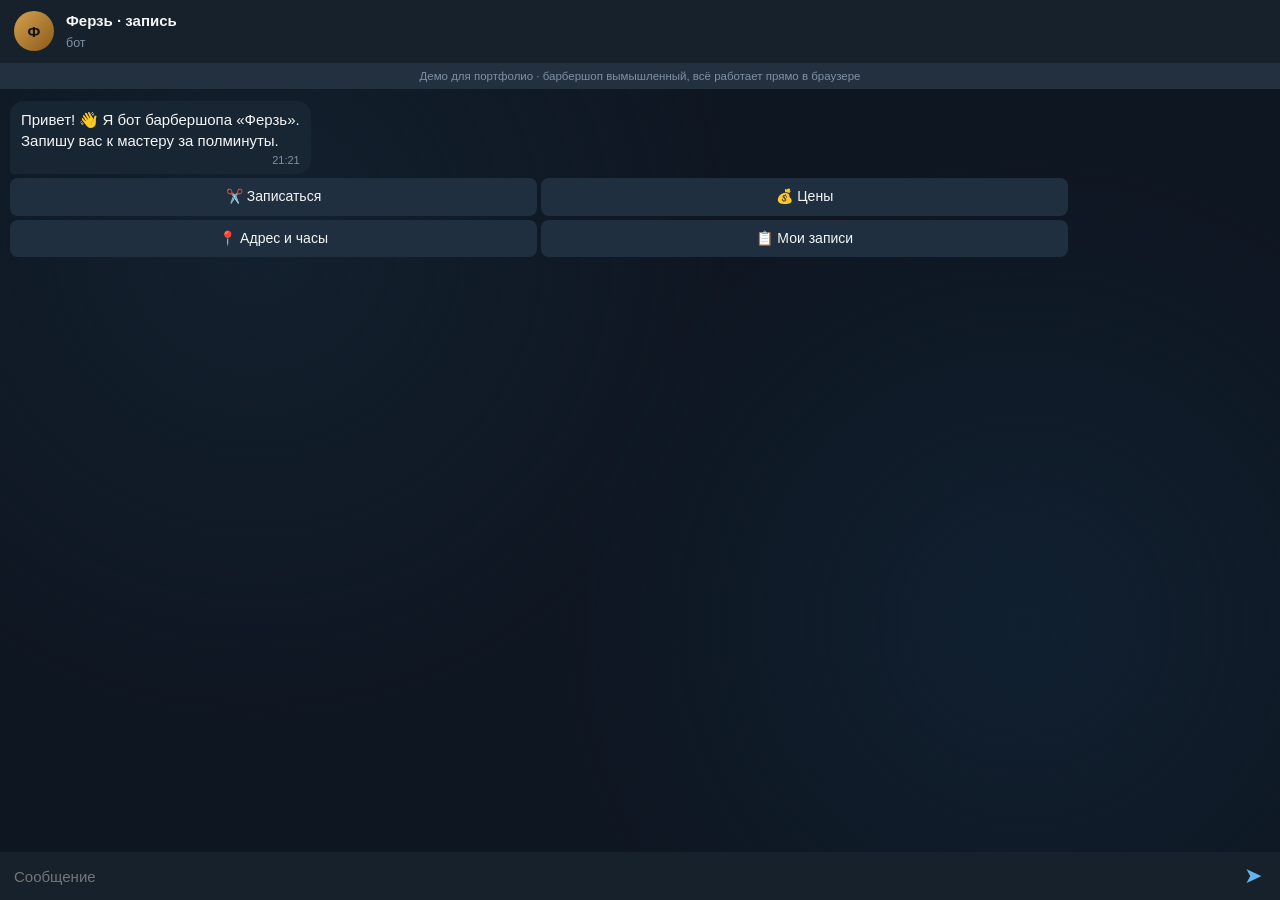
<file: demo/bot/index.html>
<!doctype html>
<html lang="ru">
<head>
<meta charset="utf-8">
<meta name="viewport" content="width=device-width, initial-scale=1">
<link rel="icon" href="../../favicon.svg" type="image/svg+xml">
<title>Бот записи «Ферзь» — демо</title>
<style>
  :root { --bg:#0e1621; --head:#17212b; --in:#182533; --out:#2b5278; --text:#f5f5f5; --muted:#7f91a4; --btn:#1f2f3f; --accent:#64b5ef; }
  * { box-sizing:border-box; }
  html, body { height:100%; margin:0; }
  body { background:var(--bg); color:var(--text); font:15px/1.4 -apple-system, "Segoe UI", Roboto, sans-serif; display:flex; flex-direction:column; }
  .head { background:var(--head); padding:10px 14px; display:flex; align-items:center; gap:12px; flex:0 0 auto; }
  .ava { width:40px; height:40px; border-radius:50%; background:linear-gradient(135deg,#d4a24c,#8a5a1c); display:grid; place-items:center; font-weight:700; color:#141210; }
  .head b { display:block; }
  .head small { color:var(--muted); }
  .demo-note { background:#233040; color:var(--muted); font-size:11.5px; text-align:center; padding:5px; flex:0 0 auto; }
  .chat { flex:1; overflow-y:auto; padding:12px 10px 6px; display:flex; flex-direction:column; gap:6px;
          background: radial-gradient(circle at 20% 20%, #13202e 0, transparent 40%), radial-gradient(circle at 80% 70%, #102030 0, transparent 40%), var(--bg); }
  .msg { max-width:84%; padding:8px 11px 6px; border-radius:14px; white-space:pre-line; animation:pop .18s ease; }
  .msg time { display:block; text-align:right; font-size:11px; color:var(--muted); margin-top:2px; }
  .bot { background:var(--in); align-self:flex-start; border-bottom-left-radius:4px; }
  .me { background:var(--out); align-self:flex-end; border-bottom-right-radius:4px; }
  .me time { color:#9cc1e4; }
  .kb { align-self:flex-start; max-width:84%; display:grid; gap:4px; margin-top:-2px; width:84%; }
  .kb.cols2 { grid-template-columns:1fr 1fr; }
  .kb.cols4 { grid-template-columns:repeat(4, 1fr); }
  .kb button { background:var(--btn); color:var(--text); border:0; border-radius:8px; padding:9px 6px; font:inherit; font-size:14px; cursor:pointer; }
  .kb button:hover { background:#294059; }
  .kb button:disabled { opacity:.35; cursor:default; text-decoration:line-through; }
  .kb.used button { opacity:.5; pointer-events:none; }
  .typing { align-self:flex-start; color:var(--muted); font-size:13px; padding:4px 10px; }
  .input { flex:0 0 auto; background:var(--head); padding:10px 12px; display:flex; gap:8px; align-items:center; }
  .input input { flex:1; background:transparent; border:0; color:var(--text); font:inherit; outline:none; }
  .input button { background:none; border:0; color:var(--accent); font-size:22px; cursor:pointer; }
  .sys { align-self:center; background:rgba(0,0,0,.35); color:#cfd8e2; font-size:12.5px; padding:4px 10px; border-radius:10px; margin:4px 0; text-align:center; max-width:90%; }
  @keyframes pop { from { transform:scale(.96); opacity:0 } to { transform:none; opacity:1 } }
</style>
</head>
<body>
<div class="head"><div class="ava">Ф</div><div><b>Ферзь · запись</b><small>бот</small></div></div>
<div class="demo-note">Демо для портфолио · барбершоп вымышленный, всё работает прямо в браузере</div>
<div class="chat" id="chat"></div>
<form class="input" id="form"><input id="txt" placeholder="Сообщение" autocomplete="off"><button aria-label="Отправить">➤</button></form>

<script>
const SERVICES = [
  ['Стрижка', 1500, 60], ['Фейд', 1800, 60], ['Борода', 900, 30], ['Стрижка + борода', 2200, 90],
];
const MASTERS = ['Артём', 'Денис', 'Руслан', 'Любой'];
const TIMES = ['11:00','12:00','13:00','15:00','16:00','17:00','19:00','20:00'];
const chat = document.getElementById('chat');
const st = {};
const now = () => new Date().toLocaleTimeString('ru-RU', { hour: '2-digit', minute: '2-digit' });
const rub = n => n.toLocaleString('ru-RU') + ' ₽';
const scroll = () => chat.scrollTop = chat.scrollHeight;

function add(cls, text) {
  const m = document.createElement('div');
  m.className = 'msg ' + cls;
  m.innerHTML = text + `<time>${now()}</time>`;
  chat.appendChild(m); scroll();
}
function sys(text) { const m = document.createElement('div'); m.className = 'sys'; m.textContent = text; chat.appendChild(m); scroll(); }
function kb(buttons, cols, onPick) {
  const k = document.createElement('div');
  k.className = 'kb' + (cols ? ' cols' + cols : '');
  buttons.forEach(([label, val, disabled]) => {
    const b = document.createElement('button');
    b.textContent = label; b.disabled = !!disabled;
    b.onclick = () => { k.classList.add('used'); add('me', label); onPick(val); };
    k.appendChild(b);
  });
  chat.appendChild(k); scroll();
}
function bot(text, then, delay = 550) {
  const t = document.createElement('div'); t.className = 'typing'; t.textContent = 'печатает…';
  chat.appendChild(t); scroll();
  setTimeout(() => { t.remove(); add('bot', text); then && then(); }, delay);
}

function start() {
  bot('Привет! 👋 Я бот барбершопа «Ферзь».\nЗапишу вас к мастеру за полминуты.', () =>
    kb([['✂️ Записаться', 'book'], ['💰 Цены', 'prices'], ['📍 Адрес и часы', 'addr'], ['📋 Мои записи', 'my']], 2, menu));
}
function menu(v) {
  if (v === 'book') return chooseService();
  if (v === 'prices') return bot(SERVICES.map(s => `${s[0]} — ${rub(s[1])}`).join('\n'), back);
  if (v === 'addr') return bot('📍 ул. Садовая, 12, вход со двора\n🕙 Ежедневно 10:00–22:00\n🚇 5 минут от метро', back);
  if (v === 'my') return bot(st.booked ? `У вас запись:\n${st.booked}` : 'У вас пока нет записей.', back);
}
function back() { kb([['✂️ Записаться', 'book'], ['💰 Цены', 'prices'], ['📍 Адрес и часы', 'addr'], ['📋 Мои записи', 'my']], 2, menu); }

function chooseService() {
  bot('Какая услуга?', () => kb(SERVICES.map((s, i) => [`${s[0]} · ${rub(s[1])}`, i]), 0, i => { st.s = SERVICES[i]; chooseMaster(); }));
}
function chooseMaster() {
  bot('К какому мастеру?', () => kb(MASTERS.map(m => [m, m]), 2, m => { st.m = m === 'Любой' ? 'Денис' : m; chooseDay(); }));
}
function chooseDay() {
  const wd = ['вс','пн','вт','ср','чт','пт','сб'];
  const opts = [0, 1, 2, 3].map(i => { const d = new Date(); d.setDate(d.getDate() + i);
    const label = i === 0 ? 'Сегодня' : i === 1 ? 'Завтра' : `${wd[d.getDay()]}, ${d.getDate()}`;
    return [label, label]; });
  bot('Когда удобно?', () => kb(opts, 2, d => { st.d = d; chooseTime(); }));
}
function chooseTime() {
  const seed = st.d.length + st.m.length;
  bot(`Свободное время у мастера ${st.m}:`, () =>
    kb(TIMES.map((t, i) => [t, t, (i * 3 + seed) % 4 === 0]), 4, t => { st.t = t; confirm(); }));
}
function confirm() {
  bot(`Проверьте запись:\n\n✂️ ${st.s[0]} — ${rub(st.s[1])}\n👤 ${st.m}\n📅 ${st.d}, ${st.t}\n\nВсё верно?`, () =>
    kb([['✅ Подтвердить', 'ok'], ['✏️ Изменить', 'edit']], 2, v => v === 'ok' ? done() : chooseService()));
}
function done() {
  st.booked = `${st.s[0]}, ${st.m}, ${st.d.toLowerCase()} в ${st.t}`;
  bot(`Готово, вы записаны! 🎉\n${st.booked}\n\nНапомню накануне вечером. Если планы изменятся, отменить можно здесь же.`, () => {
    sys(`📲 Мастеру ${st.m} пришло уведомление о новой записи`);
    setTimeout(() => {
      sys('⏩ Перематываем на вечер накануне визита…');
      bot(`Напоминаю: завтра в ${st.t} вас ждёт ${st.m} 💈\nВсё в силе?`, () =>
        kb([['👍 Приду', 'yes'], ['🔁 Перенести', 'move'], ['❌ Отменить', 'cancel']], 0, v => {
          if (v === 'yes') bot('Отлично, до встречи!', back);
          else if (v === 'move') chooseDay();
          else { st.booked = null; bot('Запись отменена, окно освободилось для других клиентов.', back); }
        }), 900);
    }, 1400);
  });
}

document.getElementById('form').onsubmit = e => {
  e.preventDefault();
  const v = document.getElementById('txt').value.trim();
  if (!v) return;
  add('me', v.replace(/</g, '&lt;'));
  document.getElementById('txt').value = '';
  bot('Я пока понимаю только кнопки 🙂 Выберите действие:', back);
};
start();
</script>
</body>
</html>
</file>
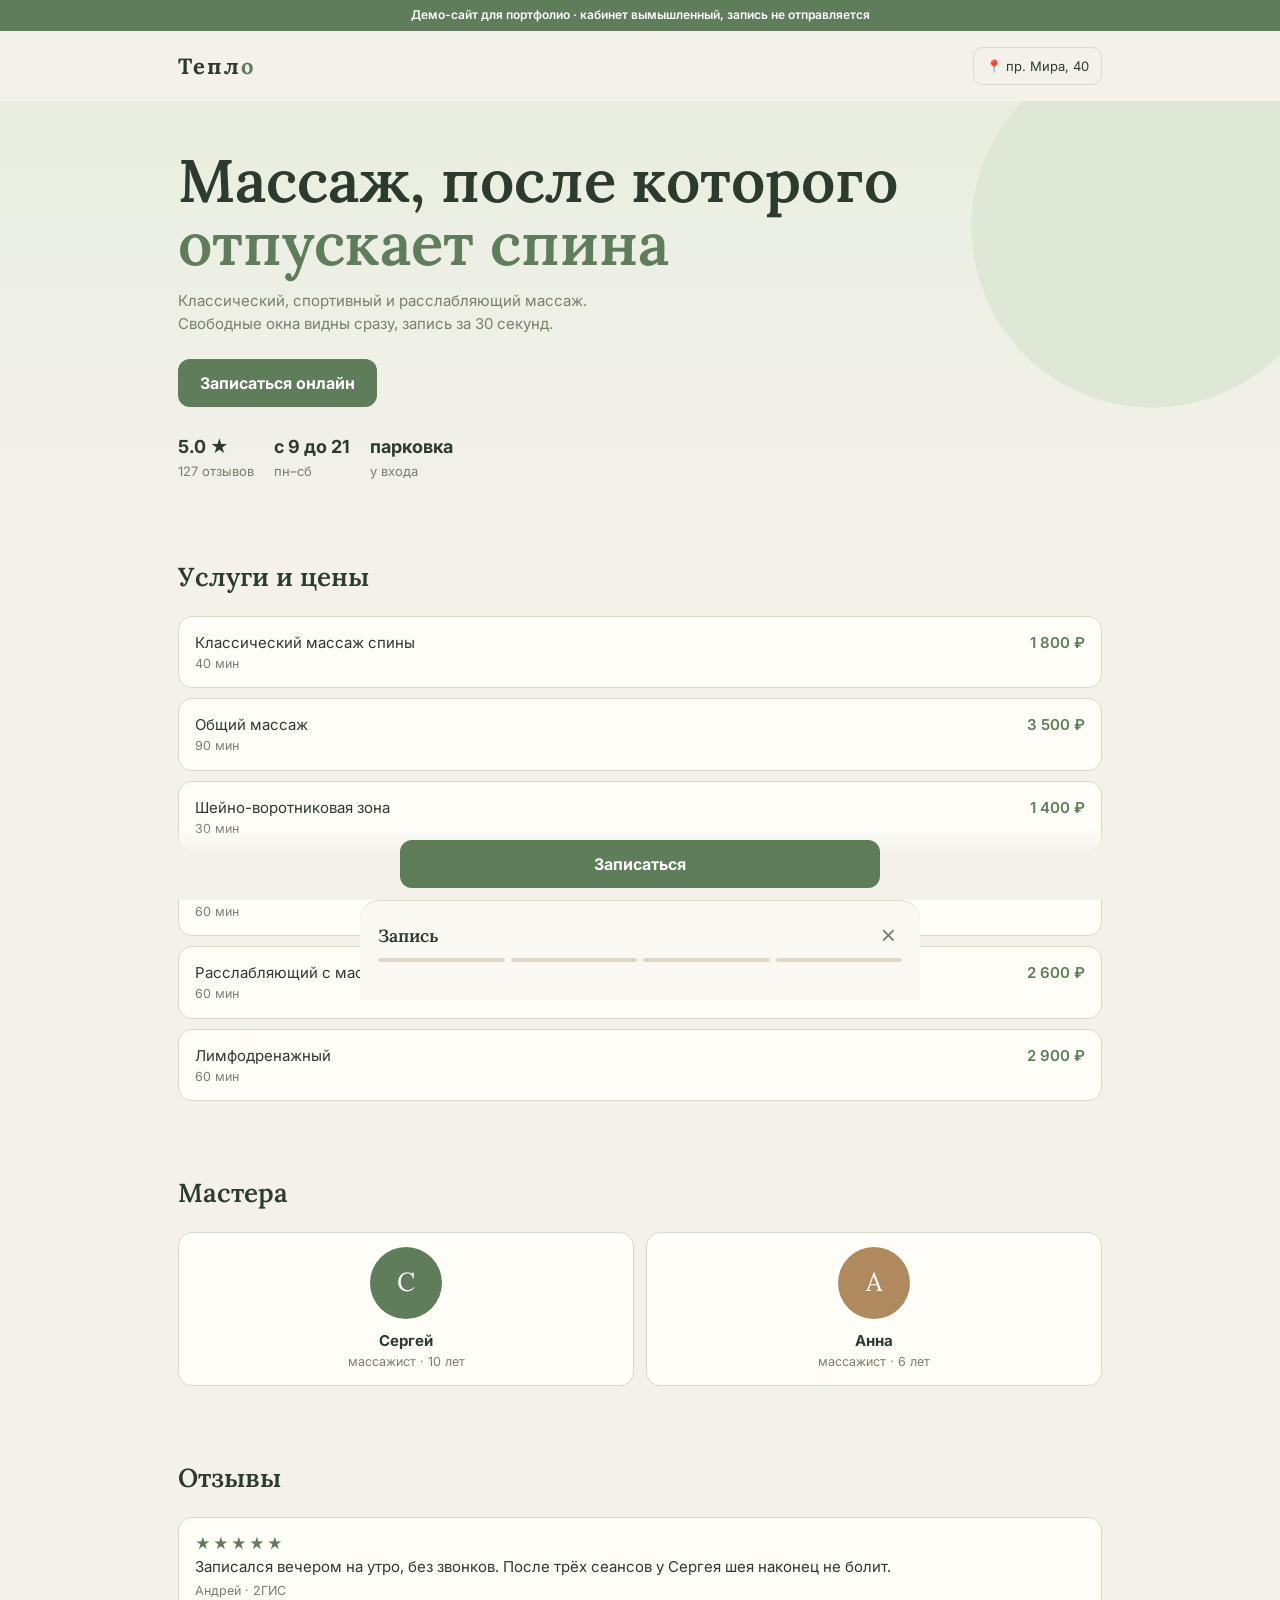
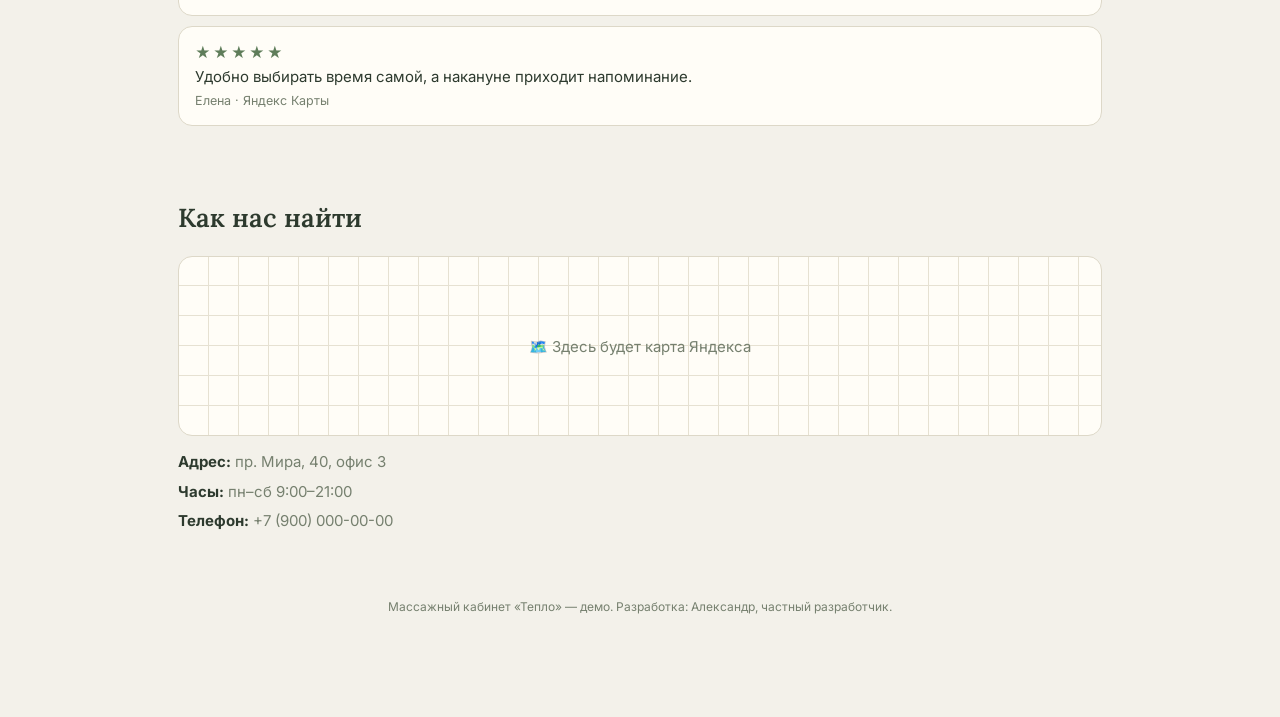
<file: demo/massage/index.html>
<!doctype html>
<html lang="ru">
<head>
<meta charset="utf-8">
<meta name="viewport" content="width=device-width, initial-scale=1">
<link rel="icon" href="../../favicon.svg" type="image/svg+xml">
<title>Массажный кабинет «Тепло» — демо</title>
<link rel="preconnect" href="https://fonts.googleapis.com">
<link href="https://fonts.googleapis.com/css2?family=Lora:wght@500;600&family=Inter:wght@400;600&display=swap" rel="stylesheet">
<style>
  :root { --bg:#f3f1ea; --card:#fffdf7; --line:#ddd8c8; --text:#2d3a2e; --muted:#76806f; --gold:#5f7d5a; --r:14px; }
  * { box-sizing:border-box; }
  body { margin:0; background:var(--bg); color:var(--text); font:15px/1.55 Inter, system-ui, sans-serif; }
  h1,h2,h3 { font-family:"Lora", Georgia, serif; letter-spacing:0; margin:0; font-weight:600; }
  a { color:inherit; text-decoration:none; }
  .demo-bar { background:var(--gold); color:#fff; font-size:12px; text-align:center; padding:6px 10px; font-weight:600; }
  .wrap { max-width:960px; margin:0 auto; padding:0 18px; }
  header { display:flex; justify-content:space-between; align-items:center; padding:16px 0; }
  .logo { font-family:"Lora", serif; font-size:22px; font-weight:700; letter-spacing:2px; }
  .logo b { color:var(--gold); }
  .call { border:1px solid var(--line); padding:8px 12px; border-radius:10px; font-size:13px; }
  .hero { padding:48px 0 40px; background:
      radial-gradient(circle at 90% 30%, #dfe7d6 0 180px, transparent 181px),
      linear-gradient(180deg, #e9eee0, var(--bg)); }
  .hero h1 { font-size:clamp(34px, 8vw, 60px); line-height:1.05; }
  .hero h1 span { color:var(--gold); }
  .hero p { color:var(--muted); max-width:460px; margin:14px 0 24px; }
  .btn { display:inline-block; background:var(--gold); color:#fff; font-weight:700; border:0; border-radius:12px;
         padding:14px 22px; font-size:16px; cursor:pointer; font-family:inherit; }
  .btn.ghost { background:transparent; color:var(--text); border:1px solid var(--line); }
  .btn:disabled { opacity:.4; cursor:default; }
  .facts { display:flex; gap:20px; margin-top:26px; flex-wrap:wrap; color:var(--muted); font-size:13px; }
  .facts b { color:var(--text); font-size:18px; display:block; }
  section { padding:36px 0; }
  section h2 { font-size:26px; margin-bottom:18px; }
  .price-list { display:grid; gap:10px; }
  .row { display:flex; justify-content:space-between; gap:12px; padding:14px 16px; background:var(--card); border:1px solid var(--line); border-radius:var(--r); }
  .row small { color:var(--muted); display:block; }
  .row .p { font-weight:600; white-space:nowrap; color:var(--gold); }
  .masters { display:grid; grid-template-columns:repeat(auto-fit, minmax(140px,1fr)); gap:12px; }
  .m { background:var(--card); border:1px solid var(--line); border-radius:var(--r); padding:14px; text-align:center; }
  .ava { width:72px; height:72px; border-radius:50%; margin:0 auto 10px; display:grid; place-items:center;
         font-family:"Lora", serif; font-size:26px; color:#fff; }
  .m small { color:var(--muted); display:block; }
  .reviews { display:grid; gap:10px; }
  .rev { background:var(--card); border:1px solid var(--line); border-radius:var(--r); padding:14px 16px; }
  .rev .stars { color:var(--gold); letter-spacing:2px; }
  .rev small { color:var(--muted); }
  .map { height:180px; border-radius:var(--r); border:1px solid var(--line); display:grid; place-items:center; color:var(--muted);
         background: repeating-linear-gradient(0deg, #fffdf7 0 29px, #e6e1d2 29px 30px), repeating-linear-gradient(90deg, transparent 0 29px, #e6e1d2 29px 30px); background-blend-mode: darken; }
  .info { display:grid; gap:6px; margin-top:14px; color:var(--muted); }
  .info b { color:var(--text); }
  footer { padding:30px 0 100px; color:var(--muted); font-size:12px; text-align:center; }
  .sticky { position:fixed; left:0; right:0; bottom:0; padding:12px 18px; background:linear-gradient(transparent, var(--bg) 40%); }
  .sticky .btn { width:100%; max-width:480px; display:block; margin:0 auto; }

  /* booking sheet */
  .sheet-bg { position:fixed; inset:0; background:rgba(45,58,46,.45); display:none; z-index:20; }
  .sheet { position:fixed; left:0; right:0; bottom:0; max-height:88vh; overflow:auto; background:#faf8f2;
           border-radius:20px 20px 0 0; border-top:1px solid var(--line); padding:18px 18px 22px; z-index:21;
           transform:translateY(100%); transition:transform .25s ease; max-width:560px; margin:0 auto; }
  .open .sheet-bg { display:block; }
  .open .sheet { transform:none; }
  .sheet .head { display:flex; justify-content:space-between; align-items:center; margin-bottom:6px; }
  .sheet .x { background:none; border:0; color:var(--muted); font-size:26px; cursor:pointer; }
  .progress { display:flex; gap:6px; margin:6px 0 16px; }
  .progress i { flex:1; height:4px; border-radius:2px; background:var(--line); }
  .progress i.on { background:var(--gold); }
  .opt { display:flex; justify-content:space-between; align-items:center; width:100%; text-align:left; padding:14px 16px; margin-bottom:8px;
         background:var(--card); border:1px solid var(--line); border-radius:12px; color:var(--text); font:inherit; cursor:pointer; }
  .opt.sel { border-color:var(--gold); box-shadow:0 0 0 1px var(--gold) inset; }
  .opt small { color:var(--muted); display:block; }
  .days { display:flex; gap:8px; overflow-x:auto; padding-bottom:6px; margin-bottom:12px; }
  .day { flex:0 0 auto; width:58px; padding:8px 0; text-align:center; border:1px solid var(--line); border-radius:12px; background:var(--card); color:var(--text); cursor:pointer; font:inherit; }
  .day small { display:block; color:var(--muted); font-size:11px; }
  .day.sel { border-color:var(--gold); background:#e3ebdf; }
  .slots { display:grid; grid-template-columns:repeat(4,1fr); gap:8px; }
  .slot { padding:10px 0; border:1px solid var(--line); border-radius:10px; background:var(--card); color:var(--text); cursor:pointer; font:inherit; }
  .slot.sel { background:var(--gold); color:#fff; border-color:var(--gold); font-weight:700; }
  .slot:disabled { opacity:.25; text-decoration:line-through; cursor:default; }
  .field { display:block; width:100%; padding:13px 14px; margin-bottom:10px; border-radius:12px; border:1px solid var(--line); background:var(--card); color:var(--text); font:inherit; }
  .summary { background:var(--card); border:1px solid var(--line); border-radius:12px; padding:12px 14px; margin-bottom:14px; color:var(--muted); font-size:14px; }
  .summary b { color:var(--text); }
  .nav { display:flex; gap:10px; margin-top:14px; }
  .nav .btn { flex:1; }
  .done { text-align:center; padding:20px 0 6px; }
  .done .ok { width:64px; height:64px; border-radius:50%; background:var(--gold); color:#fff; display:grid; place-items:center; font-size:32px; margin:0 auto 14px; }
</style>
</head>
<body>
<div class="demo-bar">Демо-сайт для портфолио · кабинет вымышленный, запись не отправляется</div>

<div class="wrap">
  <header>
    <div class="logo">Тепл<b>о</b></div>
    <a class="call" href="#contacts">📍 пр. Мира, 40</a>
  </header>
</div>

<div class="hero">
  <div class="wrap">
    <h1>Массаж, после которого <span>отпускает спина</span></h1>
    <p>Классический, спортивный и расслабляющий массаж. Свободные окна видны сразу, запись за 30 секунд.</p>
    <button class="btn" data-book>Записаться онлайн</button>
    <div class="facts">
      <div><b>5.0 ★</b>127 отзывов</div>
      <div><b>с 9 до 21</b>пн–сб</div>
      <div><b>парковка</b>у входа</div>
    </div>
  </div>
</div>

<div class="wrap">
  <section>
    <h2>Услуги и цены</h2>
    <div class="price-list" id="prices"></div>
  </section>

  <section>
    <h2>Мастера</h2>
    <div class="masters" id="masters"></div>
  </section>

  <section>
    <h2>Отзывы</h2>
    <div class="reviews">
      <div class="rev"><div class="stars">★★★★★</div>Записался вечером на утро, без звонков. После трёх сеансов у Сергея шея наконец не болит.<br><small>Андрей · 2ГИС</small></div>
      <div class="rev"><div class="stars">★★★★★</div>Удобно выбирать время самой, а накануне приходит напоминание.<br><small>Елена · Яндекс Карты</small></div>
    </div>
  </section>

  <section id="contacts">
    <h2>Как нас найти</h2>
    <div class="map">🗺️ Здесь будет карта Яндекса</div>
    <div class="info">
      <div><b>Адрес:</b> пр. Мира, 40, офис 3</div>
      <div><b>Часы:</b> пн–сб 9:00–21:00</div>
      <div><b>Телефон:</b> <a href="#" onclick="return false">+7 (900) 000-00-00</a></div>
    </div>
  </section>
</div>

<footer>Массажный кабинет «Тепло» — демо. Разработка: Александр, частный разработчик.</footer>
<div class="sticky"><button class="btn" data-book>Записаться</button></div>

<div class="sheet-bg" id="bg"></div>
<div class="sheet" id="sheet" role="dialog" aria-modal="true">
  <div class="head"><h3 id="stitle">Запись</h3><button class="x" id="close" aria-label="Закрыть">×</button></div>
  <div class="progress" id="prog"><i></i><i></i><i></i><i></i></div>
  <div id="body"></div>
</div>

<script>
const SERVICES = [
  { id: 'classic', name: 'Классический массаж спины', dur: 40, price: 1800 },
  { id: 'full', name: 'Общий массаж', dur: 90, price: 3500 },
  { id: 'neck', name: 'Шейно-воротниковая зона', dur: 30, price: 1400 },
  { id: 'sport', name: 'Спортивный массаж', dur: 60, price: 2800 },
  { id: 'relax', name: 'Расслабляющий с маслами', dur: 60, price: 2600 },
  { id: 'lymph', name: 'Лимфодренажный', dur: 60, price: 2900 },
];
const MASTERS = [
  { id: 'any', name: 'Любой специалист', role: 'ближайшее время', color: '#a8b09c' },
  { id: 'sergey', name: 'Сергей', role: 'массажист · 10 лет', color: '#5f7d5a' },
  { id: 'anna', name: 'Анна', role: 'массажист · 6 лет', color: '#b08a5f' },
];
const rub = n => n.toLocaleString('ru-RU') + ' ₽';

document.getElementById('prices').innerHTML = SERVICES.map(s =>
  `<div class="row"><div>${s.name}<small>${s.dur} мин</small></div><div class="p">${rub(s.price)}</div></div>`).join('');
document.getElementById('masters').innerHTML = MASTERS.filter(m => m.id !== 'any').map(m =>
  `<div class="m"><div class="ava" style="background:${m.color}">${m.name[0]}</div><b>${m.name}</b><small>${m.role}</small></div>`).join('');

// booking flow
const state = { step: 0, service: null, master: null, day: 0, time: null, name: '', phone: '' };
const body = document.getElementById('body');
const titles = ['Выберите услугу', 'Выберите мастера', 'Дата и время', 'Ваши контакты', 'Готово'];

// pseudo-random busy slots, stable per day+master
function busy(day, master, t) {
  const s = (day * 31 + master.length * 7 + parseInt(t)) % 5;
  return s === 0 || s === 3;
}
function days() {
  const out = [], wd = ['вс','пн','вт','ср','чт','пт','сб'];
  for (let i = 0; i < 10; i++) {
    const d = new Date(); d.setDate(d.getDate() + i);
    out.push({ i, label: i === 0 ? 'сегодня' : i === 1 ? 'завтра' : wd[d.getDay()], num: d.getDate(), date: d });
  }
  return out;
}
const TIMES = ['10:00','11:00','12:00','13:00','14:00','15:00','16:00','17:00','18:00','19:00','20:00','21:00'];

function render() {
  document.getElementById('stitle').textContent = titles[state.step];
  [...document.querySelectorAll('#prog i')].forEach((el, i) => el.classList.toggle('on', i <= state.step));
  const s = SERVICES.find(x => x.id === state.service);
  const m = MASTERS.find(x => x.id === state.master);
  if (state.step === 0) {
    body.innerHTML = SERVICES.map(x => `<button class="opt ${x.id === state.service ? 'sel' : ''}" data-s="${x.id}"><span>${x.name}<small>${x.dur} мин</small></span><b>${rub(x.price)}</b></button>`).join('');
    body.querySelectorAll('[data-s]').forEach(b => b.onclick = () => { state.service = b.dataset.s; state.step = 1; render(); });
  } else if (state.step === 1) {
    body.innerHTML = MASTERS.map(x => `<button class="opt ${x.id === state.master ? 'sel' : ''}" data-m="${x.id}"><span>${x.name}<small>${x.role}</small></span><span>›</span></button>`).join('') + nav(false);
    body.querySelectorAll('[data-m]').forEach(b => b.onclick = () => { state.master = b.dataset.m; state.step = 2; state.time = null; render(); });
  } else if (state.step === 2) {
    const ds = days();
    const now = new Date().getHours();
    body.innerHTML = `<div class="days">${ds.map(d => `<button class="day ${d.i === state.day ? 'sel' : ''}" data-d="${d.i}"><small>${d.label}</small>${d.num}</button>`).join('')}</div>
      <div class="slots">${TIMES.map(t => { const off = busy(state.day, state.master, t) || (state.day === 0 && parseInt(t) <= now);
        return `<button class="slot ${t === state.time ? 'sel' : ''}" data-t="${t}" ${off ? 'disabled' : ''}>${t}</button>`; }).join('')}</div>` + nav(!state.time);
    body.querySelectorAll('[data-d]').forEach(b => b.onclick = () => { state.day = +b.dataset.d; state.time = null; render(); });
    body.querySelectorAll('[data-t]').forEach(b => b.onclick = () => { state.time = b.dataset.t; render(); });
  } else if (state.step === 3) {
    const d = days()[state.day];
    body.innerHTML = `<div class="summary"><b>${s.name}</b> · ${rub(s.price)}<br>${m.name} · ${d.label}, ${d.num} · ${state.time}</div>
      <input class="field" id="nm" placeholder="Имя" value="${state.name}" autocomplete="off">
      <input class="field" id="ph" placeholder="+7 (___) ___-__-__" inputmode="tel" value="${state.phone}" autocomplete="off">` + nav(true, 'Записаться');
    const upd = () => { state.name = nm.value.trim(); state.phone = ph.value.replace(/\D/g, ''); document.getElementById('next').disabled = !(state.name && state.phone.length >= 10); };
    const nm = document.getElementById('nm'), ph = document.getElementById('ph');
    nm.oninput = upd; ph.oninput = upd; upd();
  } else {
    const d = days()[state.day];
    body.innerHTML = `<div class="done"><div class="ok">✓</div><h3>Вы записаны!</h3>
      <p style="color:var(--muted)">${s.name}<br>${m.id === 'any' ? 'Специалист: Анна' : 'Специалист: ' + m.name}<br>${d.label}, ${d.num} в ${state.time}</p>
      <p style="color:var(--muted);font-size:13px">В настоящем сайте здесь отправляется SMS или сообщение в Telegram, а мастеру приходит уведомление. Это демо, ничего не отправлено.</p>
      <button class="btn" id="again">Отлично</button></div>`;
    document.getElementById('again').onclick = close;
  }
  const back = document.getElementById('back'), next = document.getElementById('next');
  if (back) back.onclick = () => { state.step--; render(); };
  if (next) next.onclick = () => { state.step++; render(); };
}
function nav(disabled, label = 'Далее') {
  const showNext = state.step >= 2;
  return `<div class="nav"><button class="btn ghost" id="back">Назад</button>${showNext ? `<button class="btn" id="next" ${disabled ? 'disabled' : ''}>${label}</button>` : ''}</div>`;
}
function open() { Object.assign(state, { step: 0, service: null, master: null, day: 0, time: null }); render(); document.body.classList.add('open'); }
function close() { document.body.classList.remove('open'); }
document.querySelectorAll('[data-book]').forEach(b => b.onclick = open);
document.getElementById('close').onclick = close;
document.getElementById('bg').onclick = close;
</script>
</body>
</html>
</file>
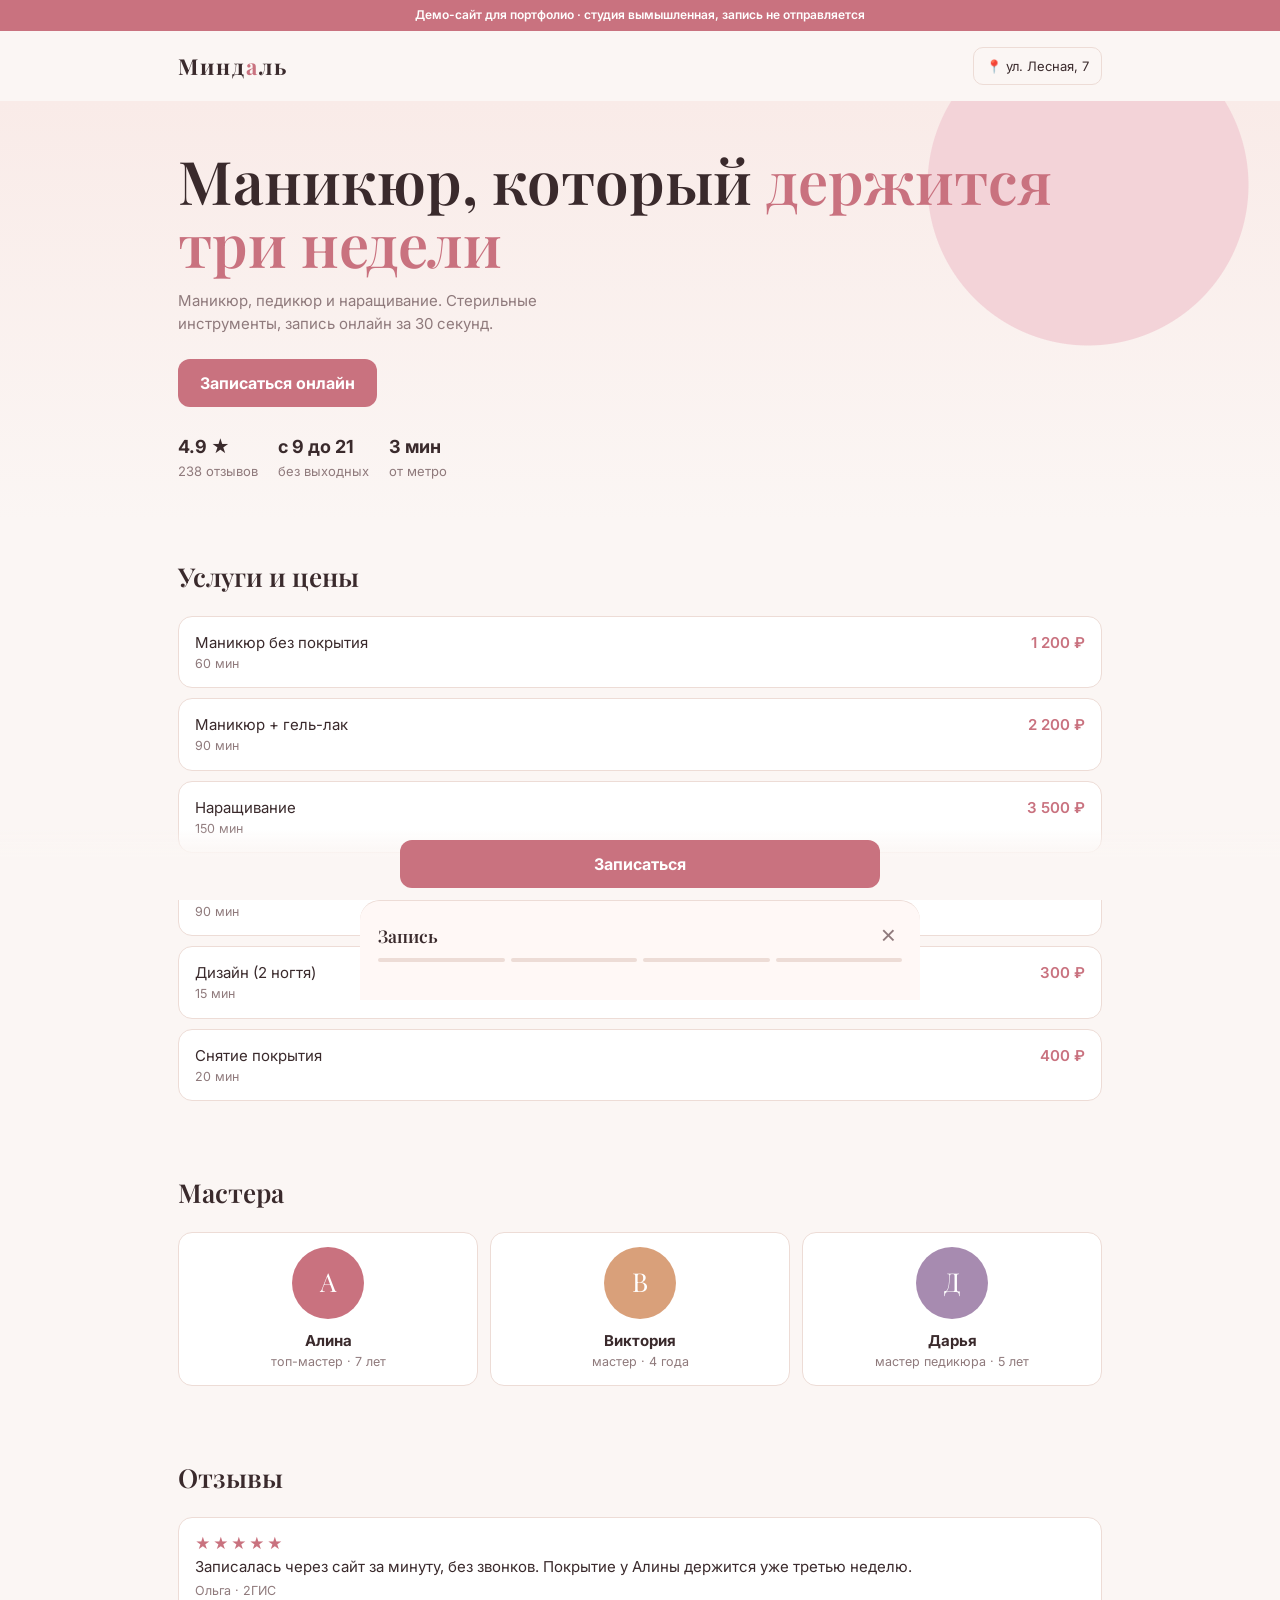
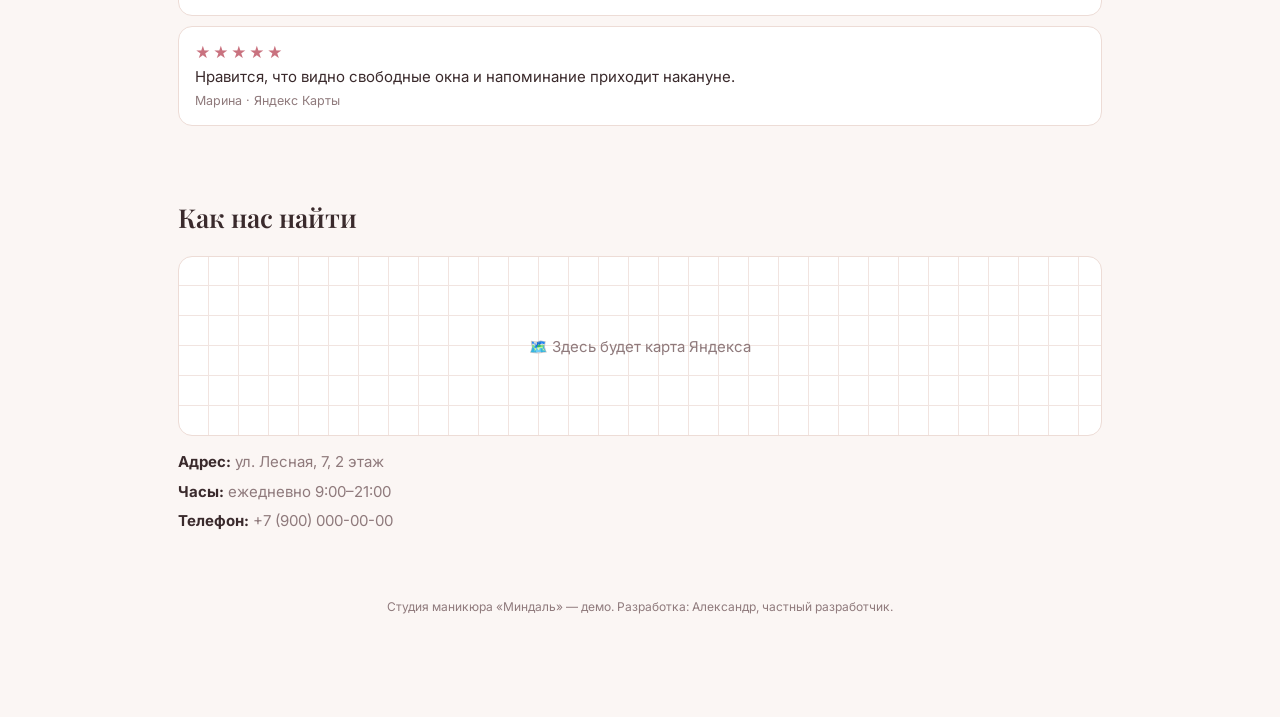
<file: demo/nails/index.html>
<!doctype html>
<html lang="ru">
<head>
<meta charset="utf-8">
<meta name="viewport" content="width=device-width, initial-scale=1">
<link rel="icon" href="../../favicon.svg" type="image/svg+xml">
<title>Студия маникюра «Миндаль» — демо</title>
<link rel="preconnect" href="https://fonts.googleapis.com">
<link href="https://fonts.googleapis.com/css2?family=Playfair+Display:wght@500;600&family=Inter:wght@400;600&display=swap" rel="stylesheet">
<style>
  :root { --bg:#fbf6f4; --card:#ffffff; --line:#eddcd6; --text:#3a2a2c; --muted:#8f7a7c; --gold:#c9727f; --r:14px; }
  * { box-sizing:border-box; }
  body { margin:0; background:var(--bg); color:var(--text); font:15px/1.55 Inter, system-ui, sans-serif; }
  h1,h2,h3 { font-family:"Playfair Display", Georgia, serif; letter-spacing:0; margin:0; font-weight:600; }
  a { color:inherit; text-decoration:none; }
  .demo-bar { background:var(--gold); color:#fff; font-size:12px; text-align:center; padding:6px 10px; font-weight:600; }
  .wrap { max-width:960px; margin:0 auto; padding:0 18px; }
  header { display:flex; justify-content:space-between; align-items:center; padding:16px 0; }
  .logo { font-family:"Playfair Display", serif; font-size:22px; font-weight:700; letter-spacing:2px; }
  .logo b { color:var(--gold); }
  .call { border:1px solid var(--line); padding:8px 12px; border-radius:10px; font-size:13px; }
  .hero { padding:48px 0 40px; background:
      radial-gradient(circle at 85% 20%, #f3d3d8 0 160px, transparent 161px),
      linear-gradient(180deg, #f9ebe8, var(--bg)); }
  .hero h1 { font-size:clamp(34px, 8vw, 60px); line-height:1.05; }
  .hero h1 span { color:var(--gold); }
  .hero p { color:var(--muted); max-width:460px; margin:14px 0 24px; }
  .btn { display:inline-block; background:var(--gold); color:#fff; font-weight:700; border:0; border-radius:12px;
         padding:14px 22px; font-size:16px; cursor:pointer; font-family:inherit; }
  .btn.ghost { background:transparent; color:var(--text); border:1px solid var(--line); }
  .btn:disabled { opacity:.4; cursor:default; }
  .facts { display:flex; gap:20px; margin-top:26px; flex-wrap:wrap; color:var(--muted); font-size:13px; }
  .facts b { color:var(--text); font-size:18px; display:block; }
  section { padding:36px 0; }
  section h2 { font-size:26px; margin-bottom:18px; }
  .price-list { display:grid; gap:10px; }
  .row { display:flex; justify-content:space-between; gap:12px; padding:14px 16px; background:var(--card); border:1px solid var(--line); border-radius:var(--r); }
  .row small { color:var(--muted); display:block; }
  .row .p { font-weight:600; white-space:nowrap; color:var(--gold); }
  .masters { display:grid; grid-template-columns:repeat(auto-fit, minmax(140px,1fr)); gap:12px; }
  .m { background:var(--card); border:1px solid var(--line); border-radius:var(--r); padding:14px; text-align:center; }
  .ava { width:72px; height:72px; border-radius:50%; margin:0 auto 10px; display:grid; place-items:center;
         font-family:"Playfair Display", serif; font-size:26px; color:#fff; }
  .m small { color:var(--muted); display:block; }
  .reviews { display:grid; gap:10px; }
  .rev { background:var(--card); border:1px solid var(--line); border-radius:var(--r); padding:14px 16px; }
  .rev .stars { color:var(--gold); letter-spacing:2px; }
  .rev small { color:var(--muted); }
  .map { height:180px; border-radius:var(--r); border:1px solid var(--line); display:grid; place-items:center; color:var(--muted);
         background: repeating-linear-gradient(0deg, #fff 0 29px, #f1e4e0 29px 30px), repeating-linear-gradient(90deg, transparent 0 29px, #f1e4e0 29px 30px); background-blend-mode: darken; }
  .info { display:grid; gap:6px; margin-top:14px; color:var(--muted); }
  .info b { color:var(--text); }
  footer { padding:30px 0 100px; color:var(--muted); font-size:12px; text-align:center; }
  .sticky { position:fixed; left:0; right:0; bottom:0; padding:12px 18px; background:linear-gradient(transparent, var(--bg) 40%); }
  .sticky .btn { width:100%; max-width:480px; display:block; margin:0 auto; }

  /* booking sheet */
  .sheet-bg { position:fixed; inset:0; background:rgba(58,42,44,.45); display:none; z-index:20; }
  .sheet { position:fixed; left:0; right:0; bottom:0; max-height:88vh; overflow:auto; background:#fff8f6;
           border-radius:20px 20px 0 0; border-top:1px solid var(--line); padding:18px 18px 22px; z-index:21;
           transform:translateY(100%); transition:transform .25s ease; max-width:560px; margin:0 auto; }
  .open .sheet-bg { display:block; }
  .open .sheet { transform:none; }
  .sheet .head { display:flex; justify-content:space-between; align-items:center; margin-bottom:6px; }
  .sheet .x { background:none; border:0; color:var(--muted); font-size:26px; cursor:pointer; }
  .progress { display:flex; gap:6px; margin:6px 0 16px; }
  .progress i { flex:1; height:4px; border-radius:2px; background:var(--line); }
  .progress i.on { background:var(--gold); }
  .opt { display:flex; justify-content:space-between; align-items:center; width:100%; text-align:left; padding:14px 16px; margin-bottom:8px;
         background:var(--card); border:1px solid var(--line); border-radius:12px; color:var(--text); font:inherit; cursor:pointer; }
  .opt.sel { border-color:var(--gold); box-shadow:0 0 0 1px var(--gold) inset; }
  .opt small { color:var(--muted); display:block; }
  .days { display:flex; gap:8px; overflow-x:auto; padding-bottom:6px; margin-bottom:12px; }
  .day { flex:0 0 auto; width:58px; padding:8px 0; text-align:center; border:1px solid var(--line); border-radius:12px; background:var(--card); color:var(--text); cursor:pointer; font:inherit; }
  .day small { display:block; color:var(--muted); font-size:11px; }
  .day.sel { border-color:var(--gold); background:#f8e4e7; }
  .slots { display:grid; grid-template-columns:repeat(4,1fr); gap:8px; }
  .slot { padding:10px 0; border:1px solid var(--line); border-radius:10px; background:var(--card); color:var(--text); cursor:pointer; font:inherit; }
  .slot.sel { background:var(--gold); color:#fff; border-color:var(--gold); font-weight:700; }
  .slot:disabled { opacity:.25; text-decoration:line-through; cursor:default; }
  .field { display:block; width:100%; padding:13px 14px; margin-bottom:10px; border-radius:12px; border:1px solid var(--line); background:var(--card); color:var(--text); font:inherit; }
  .summary { background:var(--card); border:1px solid var(--line); border-radius:12px; padding:12px 14px; margin-bottom:14px; color:var(--muted); font-size:14px; }
  .summary b { color:var(--text); }
  .nav { display:flex; gap:10px; margin-top:14px; }
  .nav .btn { flex:1; }
  .done { text-align:center; padding:20px 0 6px; }
  .done .ok { width:64px; height:64px; border-radius:50%; background:var(--gold); color:#fff; display:grid; place-items:center; font-size:32px; margin:0 auto 14px; }
</style>
</head>
<body>
<div class="demo-bar">Демо-сайт для портфолио · студия вымышленная, запись не отправляется</div>

<div class="wrap">
  <header>
    <div class="logo">Минд<b>а</b>ль</div>
    <a class="call" href="#contacts">📍 ул. Лесная, 7</a>
  </header>
</div>

<div class="hero">
  <div class="wrap">
    <h1>Маникюр, который <span>держится три недели</span></h1>
    <p>Маникюр, педикюр и наращивание. Стерильные инструменты, запись онлайн за 30 секунд.</p>
    <button class="btn" data-book>Записаться онлайн</button>
    <div class="facts">
      <div><b>4.9 ★</b>238 отзывов</div>
      <div><b>с 9 до 21</b>без выходных</div>
      <div><b>3 мин</b>от метро</div>
    </div>
  </div>
</div>

<div class="wrap">
  <section>
    <h2>Услуги и цены</h2>
    <div class="price-list" id="prices"></div>
  </section>

  <section>
    <h2>Мастера</h2>
    <div class="masters" id="masters"></div>
  </section>

  <section>
    <h2>Отзывы</h2>
    <div class="reviews">
      <div class="rev"><div class="stars">★★★★★</div>Записалась через сайт за минуту, без звонков. Покрытие у Алины держится уже третью неделю.<br><small>Ольга · 2ГИС</small></div>
      <div class="rev"><div class="stars">★★★★★</div>Нравится, что видно свободные окна и напоминание приходит накануне.<br><small>Марина · Яндекс Карты</small></div>
    </div>
  </section>

  <section id="contacts">
    <h2>Как нас найти</h2>
    <div class="map">🗺️ Здесь будет карта Яндекса</div>
    <div class="info">
      <div><b>Адрес:</b> ул. Лесная, 7, 2 этаж</div>
      <div><b>Часы:</b> ежедневно 9:00–21:00</div>
      <div><b>Телефон:</b> <a href="#" onclick="return false">+7 (900) 000-00-00</a></div>
    </div>
  </section>
</div>

<footer>Студия маникюра «Миндаль» — демо. Разработка: Александр, частный разработчик.</footer>
<div class="sticky"><button class="btn" data-book>Записаться</button></div>

<div class="sheet-bg" id="bg"></div>
<div class="sheet" id="sheet" role="dialog" aria-modal="true">
  <div class="head"><h3 id="stitle">Запись</h3><button class="x" id="close" aria-label="Закрыть">×</button></div>
  <div class="progress" id="prog"><i></i><i></i><i></i><i></i></div>
  <div id="body"></div>
</div>

<script>
const SERVICES = [
  { id: 'mani', name: 'Маникюр без покрытия', dur: 60, price: 1200 },
  { id: 'gel', name: 'Маникюр + гель-лак', dur: 90, price: 2200 },
  { id: 'ext', name: 'Наращивание', dur: 150, price: 3500 },
  { id: 'pedi', name: 'Педикюр + гель-лак', dur: 90, price: 2600 },
  { id: 'design', name: 'Дизайн (2 ногтя)', dur: 15, price: 300 },
  { id: 'remove', name: 'Снятие покрытия', dur: 20, price: 400 },
];
const MASTERS = [
  { id: 'any', name: 'Любой мастер', role: 'ближайшее время', color: '#c9b2b5' },
  { id: 'alina', name: 'Алина', role: 'топ-мастер · 7 лет', color: '#c9727f' },
  { id: 'vika', name: 'Виктория', role: 'мастер · 4 года', color: '#d9a07a' },
  { id: 'dasha', name: 'Дарья', role: 'мастер педикюра · 5 лет', color: '#a78bb0' },
];
const rub = n => n.toLocaleString('ru-RU') + ' ₽';

document.getElementById('prices').innerHTML = SERVICES.map(s =>
  `<div class="row"><div>${s.name}<small>${s.dur} мин</small></div><div class="p">${rub(s.price)}</div></div>`).join('');
document.getElementById('masters').innerHTML = MASTERS.filter(m => m.id !== 'any').map(m =>
  `<div class="m"><div class="ava" style="background:${m.color}">${m.name[0]}</div><b>${m.name}</b><small>${m.role}</small></div>`).join('');

// booking flow
const state = { step: 0, service: null, master: null, day: 0, time: null, name: '', phone: '' };
const body = document.getElementById('body');
const titles = ['Выберите услугу', 'Выберите мастера', 'Дата и время', 'Ваши контакты', 'Готово'];

// pseudo-random busy slots, stable per day+master
function busy(day, master, t) {
  const s = (day * 31 + master.length * 7 + parseInt(t)) % 5;
  return s === 0 || s === 3;
}
function days() {
  const out = [], wd = ['вс','пн','вт','ср','чт','пт','сб'];
  for (let i = 0; i < 10; i++) {
    const d = new Date(); d.setDate(d.getDate() + i);
    out.push({ i, label: i === 0 ? 'сегодня' : i === 1 ? 'завтра' : wd[d.getDay()], num: d.getDate(), date: d });
  }
  return out;
}
const TIMES = ['10:00','11:00','12:00','13:00','14:00','15:00','16:00','17:00','18:00','19:00','20:00','21:00'];

function render() {
  document.getElementById('stitle').textContent = titles[state.step];
  [...document.querySelectorAll('#prog i')].forEach((el, i) => el.classList.toggle('on', i <= state.step));
  const s = SERVICES.find(x => x.id === state.service);
  const m = MASTERS.find(x => x.id === state.master);
  if (state.step === 0) {
    body.innerHTML = SERVICES.map(x => `<button class="opt ${x.id === state.service ? 'sel' : ''}" data-s="${x.id}"><span>${x.name}<small>${x.dur} мин</small></span><b>${rub(x.price)}</b></button>`).join('');
    body.querySelectorAll('[data-s]').forEach(b => b.onclick = () => { state.service = b.dataset.s; state.step = 1; render(); });
  } else if (state.step === 1) {
    body.innerHTML = MASTERS.map(x => `<button class="opt ${x.id === state.master ? 'sel' : ''}" data-m="${x.id}"><span>${x.name}<small>${x.role}</small></span><span>›</span></button>`).join('') + nav(false);
    body.querySelectorAll('[data-m]').forEach(b => b.onclick = () => { state.master = b.dataset.m; state.step = 2; state.time = null; render(); });
  } else if (state.step === 2) {
    const ds = days();
    const now = new Date().getHours();
    body.innerHTML = `<div class="days">${ds.map(d => `<button class="day ${d.i === state.day ? 'sel' : ''}" data-d="${d.i}"><small>${d.label}</small>${d.num}</button>`).join('')}</div>
      <div class="slots">${TIMES.map(t => { const off = busy(state.day, state.master, t) || (state.day === 0 && parseInt(t) <= now);
        return `<button class="slot ${t === state.time ? 'sel' : ''}" data-t="${t}" ${off ? 'disabled' : ''}>${t}</button>`; }).join('')}</div>` + nav(!state.time);
    body.querySelectorAll('[data-d]').forEach(b => b.onclick = () => { state.day = +b.dataset.d; state.time = null; render(); });
    body.querySelectorAll('[data-t]').forEach(b => b.onclick = () => { state.time = b.dataset.t; render(); });
  } else if (state.step === 3) {
    const d = days()[state.day];
    body.innerHTML = `<div class="summary"><b>${s.name}</b> · ${rub(s.price)}<br>${m.name} · ${d.label}, ${d.num} · ${state.time}</div>
      <input class="field" id="nm" placeholder="Имя" value="${state.name}" autocomplete="off">
      <input class="field" id="ph" placeholder="+7 (___) ___-__-__" inputmode="tel" value="${state.phone}" autocomplete="off">` + nav(true, 'Записаться');
    const upd = () => { state.name = nm.value.trim(); state.phone = ph.value.replace(/\D/g, ''); document.getElementById('next').disabled = !(state.name && state.phone.length >= 10); };
    const nm = document.getElementById('nm'), ph = document.getElementById('ph');
    nm.oninput = upd; ph.oninput = upd; upd();
  } else {
    const d = days()[state.day];
    body.innerHTML = `<div class="done"><div class="ok">✓</div><h3>Вы записаны!</h3>
      <p style="color:var(--muted)">${s.name}<br>${m.id === 'any' ? 'Мастер: Виктория' : 'Мастер: ' + m.name}<br>${d.label}, ${d.num} в ${state.time}</p>
      <p style="color:var(--muted);font-size:13px">В настоящем сайте здесь отправляется SMS или сообщение в Telegram, а мастеру приходит уведомление. Это демо, ничего не отправлено.</p>
      <button class="btn" id="again">Отлично</button></div>`;
    document.getElementById('again').onclick = close;
  }
  const back = document.getElementById('back'), next = document.getElementById('next');
  if (back) back.onclick = () => { state.step--; render(); };
  if (next) next.onclick = () => { state.step++; render(); };
}
function nav(disabled, label = 'Далее') {
  const showNext = state.step >= 2;
  return `<div class="nav"><button class="btn ghost" id="back">Назад</button>${showNext ? `<button class="btn" id="next" ${disabled ? 'disabled' : ''}>${label}</button>` : ''}</div>`;
}
function open() { Object.assign(state, { step: 0, service: null, master: null, day: 0, time: null }); render(); document.body.classList.add('open'); }
function close() { document.body.classList.remove('open'); }
document.querySelectorAll('[data-book]').forEach(b => b.onclick = open);
document.getElementById('close').onclick = close;
document.getElementById('bg').onclick = close;
</script>
</body>
</html>
</file>
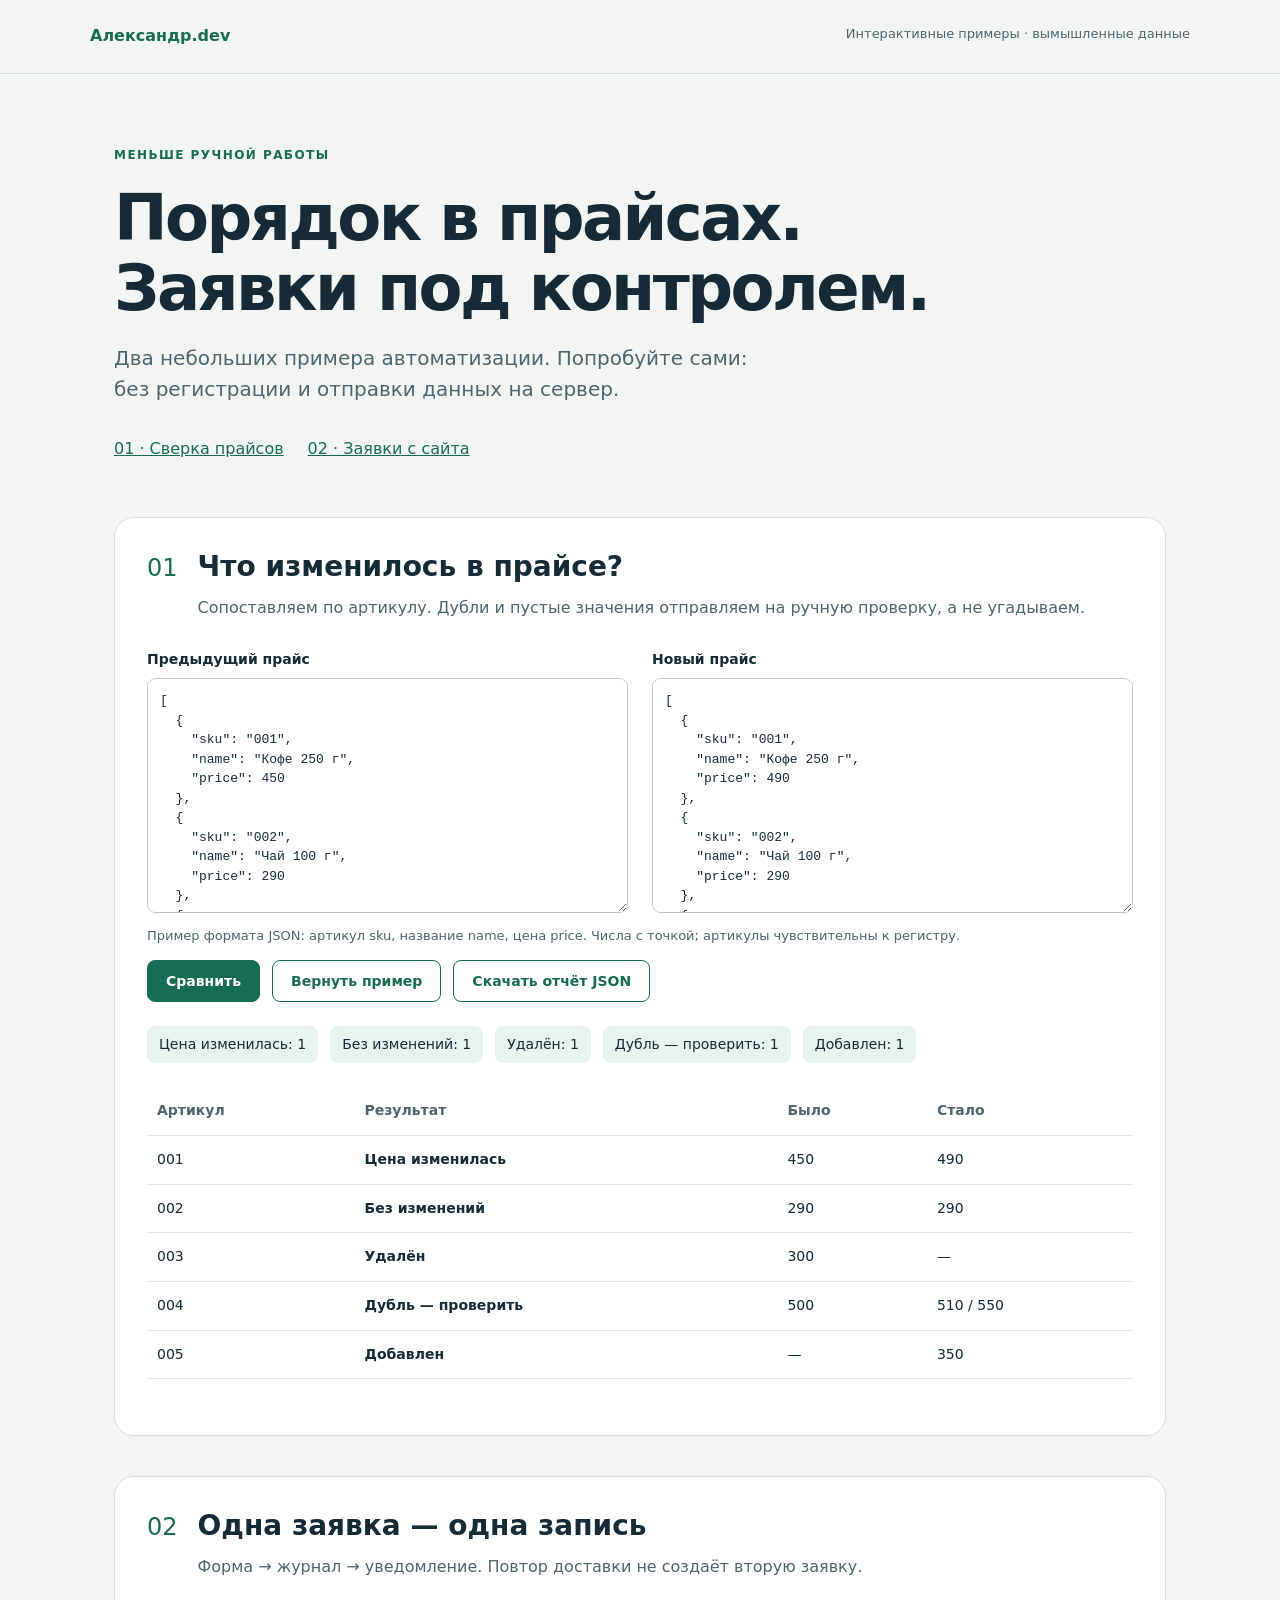
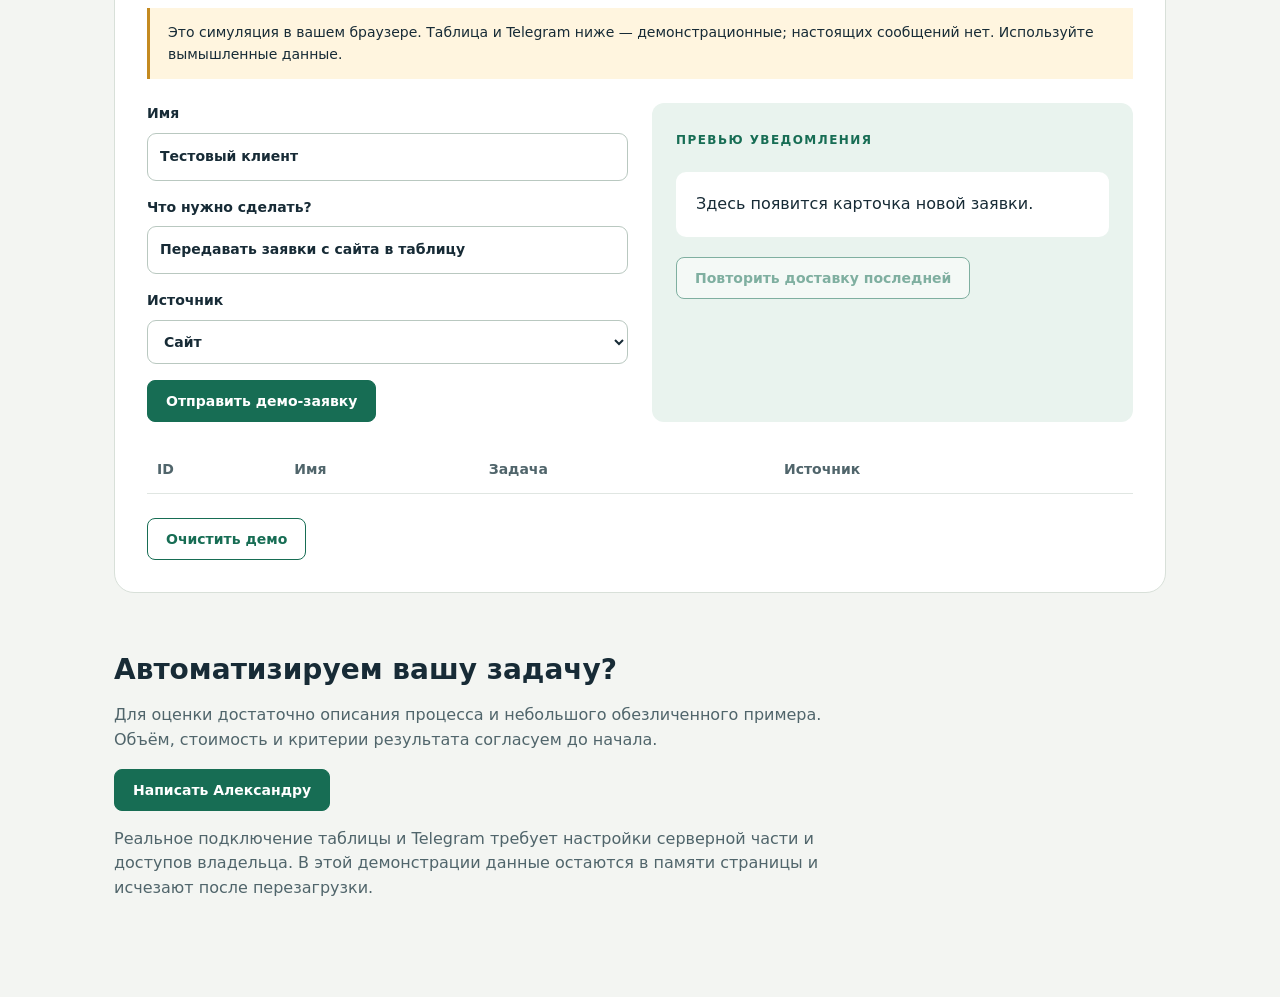
<file: demo/operations/index.html>
<!doctype html><html lang="ru"><meta charset="utf-8"><meta name="viewport" content="width=device-width, initial-scale=1"><title>Рабочие инструменты — Александр.dev</title><link rel="stylesheet" href="style.css"><header><a href="../../">Александр.dev</a><span>Интерактивные примеры · вымышленные данные</span></header><main><p class="eyebrow">МЕНЬШЕ РУЧНОЙ РАБОТЫ</p><h1>Порядок в прайсах.<br>Заявки под контролем.</h1><p class="intro">Два небольших примера автоматизации. Попробуйте сами: без регистрации и отправки данных на сервер.</p><nav><a href="#prices">01 · Сверка прайсов</a><a href="#leads">02 · Заявки с сайта</a></nav>
<section id="prices"><div class="section-title"><span>01</span><div><h2>Что изменилось в прайсе?</h2><p>Сопоставляем по артикулу. Дубли и пустые значения отправляем на ручную проверку, а не угадываем.</p></div></div><div class="grid"><label>Предыдущий прайс<textarea id="old" spellcheck="false" aria-label="Предыдущий прайс"></textarea></label><label>Новый прайс<textarea id="fresh" spellcheck="false" aria-label="Новый прайс"></textarea></label></div><p class="hint">Пример формата JSON: артикул sku, название name, цена price. Числа с точкой; артикулы чувствительны к регистру.</p><div class="actions"><button id="compare">Сравнить</button><button class="secondary" id="reset-prices">Вернуть пример</button><button class="secondary" id="download" disabled>Скачать отчёт JSON</button></div><p id="price-error" role="alert"></p><div id="counts" class="counts"></div><div class="overflow"><table><thead><tr><th>Артикул</th><th>Результат</th><th>Было</th><th>Стало</th></tr></thead><tbody id="results"></tbody></table></div></section>
<section id="leads"><div class="section-title"><span>02</span><div><h2>Одна заявка — одна запись</h2><p>Форма → журнал → уведомление. Повтор доставки не создаёт вторую заявку.</p></div></div><div class="notice">Это симуляция в вашем браузере. Таблица и Telegram ниже — демонстрационные; настоящих сообщений нет. Используйте вымышленные данные.</div><div class="grid"><form id="lead-form"><label>Имя<input name="name" required maxlength="60" value="Тестовый клиент"></label><label>Что нужно сделать?<input name="task" required maxlength="200" value="Передавать заявки с сайта в таблицу"></label><label>Источник<select name="source"><option>Сайт</option><option>Реклама</option><option>Рекомендация</option></select></label><button>Отправить демо-заявку</button></form><aside class="telegram"><span class="eyebrow">ПРЕВЬЮ УВЕДОМЛЕНИЯ</span><div id="telegram" aria-live="polite">Здесь появится карточка новой заявки.</div><button id="repeat" class="secondary" disabled>Повторить доставку последней</button><p id="delivery" role="status"></p></aside></div><div class="overflow"><table><thead><tr><th>ID</th><th>Имя</th><th>Задача</th><th>Источник</th></tr></thead><tbody id="lead-rows"></tbody></table></div><button class="secondary" id="clear">Очистить демо</button></section>
<footer><h2>Автоматизируем вашу задачу?</h2><p>Для оценки достаточно описания процесса и небольшого обезличенного примера. Объём, стоимость и критерии результата согласуем до начала.</p><a class="contact" href="https://t.me/IAleksandrDev">Написать Александру</a><p>Реальное подключение таблицы и Telegram требует настройки серверной части и доступов владельца. В этой демонстрации данные остаются в памяти страницы и исчезают после перезагрузки.</p></footer></main><script src="app.js"></script></html>
</file>
<file: assets/style.css>
:root {
  --bg: #0f1115;
  --bg2: #161a21;
  --card: #1b2029;
  --line: #2a3140;
  --text: #e8ebf0;
  --muted: #9aa3b2;
  --accent: #4f8cff;
  --accent2: #36c38a;
  --warn: #ffb547;
  --radius: 16px;
  --max: 1080px;
}
* { box-sizing: border-box; }
html { scroll-behavior: smooth; }
body {
  margin: 0;
  background: var(--bg);
  color: var(--text);
  font: 16px/1.6 "Inter", system-ui, -apple-system, "Segoe UI", Roboto, sans-serif;
  -webkit-font-smoothing: antialiased;
}
a { color: var(--accent); text-decoration: none; }
a:hover { text-decoration: underline; }
img { max-width: 100%; display: block; }
.wrap { max-width: var(--max); margin: 0 auto; padding: 0 20px; }

/* header */
.top {
  position: sticky; top: 0; z-index: 10;
  background: rgba(15, 17, 21, .85);
  backdrop-filter: blur(10px);
  border-bottom: 1px solid var(--line);
}
.top .wrap { display: flex; align-items: center; justify-content: space-between; height: 60px; }
.logo { font-weight: 700; color: var(--text); letter-spacing: .2px; }
.logo span { color: var(--accent); }
.nav { display: flex; gap: 22px; font-size: 15px; }
.nav a { color: var(--muted); }
.nav a:hover { color: var(--text); text-decoration: none; }
@media (max-width: 720px) { .nav { display: none; } }

/* buttons */
.btn {
  display: inline-flex; align-items: center; gap: 8px;
  padding: 12px 20px; border-radius: 12px;
  background: var(--accent); color: #fff; font-weight: 600;
  border: 0; cursor: pointer; font-size: 15px;
}
.btn:hover { filter: brightness(1.1); text-decoration: none; }
.btn.ghost { background: transparent; border: 1px solid var(--line); color: var(--text); }
.btn.small { padding: 8px 14px; font-size: 14px; }

/* hero */
.hero { padding: 88px 0 64px; }
.hero h1 { font-size: clamp(32px, 5vw, 52px); line-height: 1.12; margin: 0 0 18px; letter-spacing: -.5px; }
.hero h1 em { font-style: normal; color: var(--accent); }
.hero p.lead { font-size: 19px; color: var(--muted); max-width: 640px; margin: 0 0 30px; }
.hero .cta { display: flex; gap: 12px; flex-wrap: wrap; }
.badges { display: flex; gap: 10px; flex-wrap: wrap; margin-top: 36px; }
.badge { font-size: 13px; color: var(--muted); border: 1px solid var(--line); border-radius: 999px; padding: 6px 12px; }

/* sections */
section { padding: 64px 0; }
section.alt { background: var(--bg2); border-top: 1px solid var(--line); border-bottom: 1px solid var(--line); }
h2 { font-size: clamp(26px, 3.5vw, 34px); margin: 0 0 10px; letter-spacing: -.3px; }
.sub { color: var(--muted); margin: 0 0 36px; max-width: 640px; }

.grid { display: grid; gap: 18px; grid-template-columns: repeat(auto-fit, minmax(240px, 1fr)); }
.card {
  background: var(--card); border: 1px solid var(--line); border-radius: var(--radius);
  padding: 24px; display: flex; flex-direction: column;
}
.card h3 { margin: 0 0 8px; font-size: 19px; }
.card p { margin: 0 0 14px; color: var(--muted); font-size: 15px; }
.card .price { margin-top: auto; font-weight: 700; font-size: 18px; }
.card .price small { color: var(--muted); font-weight: 400; font-size: 13px; }
.card .ico { font-size: 28px; margin-bottom: 12px; }

/* demos */
.demo { display: grid; grid-template-columns: 1.1fr 1fr; gap: 28px; align-items: center; margin-bottom: 48px; }
.demo:last-child { margin-bottom: 0; }
.demo.rev .demo-text { order: 2; }
@media (max-width: 820px) { .demo { grid-template-columns: 1fr; } .demo.rev .demo-text { order: 0; } }
.demo h3 { font-size: 24px; margin: 0 0 10px; }
.demo ul { padding-left: 18px; color: var(--muted); margin: 0 0 20px; }
.demo li { margin: 4px 0; }
.frame {
  border: 1px solid var(--line); border-radius: var(--radius); overflow: hidden;
  background: #000; aspect-ratio: 4 / 3; position: relative;
}
.frame iframe { width: 100%; height: 100%; border: 0; }
.phone {
  width: 300px; height: 600px; margin: 0 auto; border-radius: 40px;
  border: 10px solid #22262e; background: #000; overflow: hidden; box-shadow: 0 20px 60px rgba(0,0,0,.5);
}
.phone iframe { width: 100%; height: 100%; border: 0; }

/* audit */
.audit { display: grid; gap: 12px; }
.audit-row {
  display: grid; grid-template-columns: 28px 1fr auto; gap: 14px; align-items: start;
  background: var(--card); border: 1px solid var(--line); border-radius: 12px; padding: 16px 18px;
}
.audit-row .st { font-size: 18px; line-height: 1.4; }
.audit-row b { display: block; }
.audit-row span { color: var(--muted); font-size: 14px; }
.audit-row .fix { color: var(--accent2); font-size: 14px; white-space: nowrap; }
@media (max-width: 600px) { .audit-row { grid-template-columns: 24px 1fr; } .audit-row .fix { grid-column: 2; } }

/* steps */
.steps { counter-reset: s; display: grid; gap: 18px; grid-template-columns: repeat(auto-fit, minmax(200px, 1fr)); }
.step { position: relative; padding: 22px; border: 1px solid var(--line); border-radius: var(--radius); }
.step::before {
  counter-increment: s; content: counter(s);
  display: inline-grid; place-items: center; width: 32px; height: 32px; border-radius: 50%;
  background: var(--accent); color: #fff; font-weight: 700; margin-bottom: 12px;
}
.step h4 { margin: 0 0 6px; font-size: 17px; }
.step p { margin: 0; color: var(--muted); font-size: 15px; }

/* faq */
details { border-bottom: 1px solid var(--line); padding: 16px 0; }
summary { cursor: pointer; font-weight: 600; list-style: none; }
summary::after { content: "+"; float: right; color: var(--muted); }
details[open] summary::after { content: "–"; }
details p { color: var(--muted); margin: 10px 0 0; }

/* contact */
.contact { text-align: center; }
.contact .cta { justify-content: center; display: flex; gap: 12px; flex-wrap: wrap; }
footer { padding: 30px 0; color: var(--muted); font-size: 14px; border-top: 1px solid var(--line); text-align: center; }
</file>
<file: demo/operations/style.css>
:root{font:16px/1.55 system-ui,sans-serif;color:#172b36;background:#f3f5f2;--green:#176d54}*{box-sizing:border-box}body{margin:0}header{padding:24px max(24px,calc((100vw - 1100px)/2));display:flex;justify-content:space-between;gap:16px;border-bottom:1px solid #d8e0d9}a{color:var(--green)}header a{font-weight:750;text-decoration:none}header span,.hint{font-size:13px;color:#50656b}main{max-width:1100px;margin:auto;padding:60px 24px}.eyebrow{font-size:12px;letter-spacing:.12em;color:var(--green);font-weight:750}h1{font-size:clamp(36px,5vw,64px);line-height:1.08;letter-spacing:-.04em;margin:20px 0}h2{font-size:28px;line-height:1.2;margin:0 0 12px}.intro{max-width:650px;color:#50656b;font-size:20px}nav{display:flex;gap:24px;margin:32px 0 56px;flex-wrap:wrap}section{padding:32px;border:1px solid #d8e0d9;border-radius:20px;background:white;margin:24px 0 40px}.section-title{display:flex;gap:20px;margin-bottom:28px}.section-title>span{font-size:24px;color:var(--green)}.section-title p{margin:0;color:#50656b}.grid{display:grid;grid-template-columns:1fr 1fr;gap:24px}label{display:block;font-size:14px;font-weight:650}textarea,input,select{display:block;width:100%;border:1px solid #b9c8c0;border-radius:9px;padding:12px;margin-top:8px;font:inherit;color:inherit;background:#fff}textarea{height:235px;font:13px/1.5 ui-monospace,monospace;resize:vertical}form label{margin-bottom:16px}button,.contact{background:var(--green);border:1px solid var(--green);color:#fff;padding:12px 18px;border-radius:8px;cursor:pointer;font:600 14px system-ui;text-decoration:none;display:inline-block}button:disabled{opacity:.5;cursor:default}.secondary{background:white;color:var(--green)}button:focus-visible,a:focus-visible,input:focus-visible,textarea:focus-visible,select:focus-visible{outline:3px solid #eead43;outline-offset:3px}.actions{display:flex;gap:12px;flex-wrap:wrap}.counts{display:flex;gap:12px;flex-wrap:wrap;margin:24px 0}.counts span{background:#e9f3ee;padding:8px 12px;border-radius:8px;font-size:14px}table{width:100%;border-collapse:collapse;text-align:left;font-size:14px}td,th{padding:13px 10px;border-bottom:1px solid #e0e6e2;vertical-align:top}th{color:#50656b}td:nth-child(2){font-weight:650}.overflow{overflow-x:auto;margin:24px 0}.notice{padding:14px 18px;background:#fff5df;border-left:3px solid #c48a20;font-size:14px;margin-bottom:24px}.telegram{background:#e9f3ee;padding:24px;border-radius:12px;min-width:0}#telegram{white-space:pre-wrap;overflow-wrap:anywhere;background:white;padding:20px;border-radius:10px;margin:20px 0}#price-error{color:#a32e2e}footer{padding:20px 0;max-width:720px}footer p{color:#50656b}@media(max-width:650px){header{flex-direction:column;padding:20px}main{padding:32px 18px}.grid{grid-template-columns:1fr}section{padding:22px 16px}h2{font-size:24px}.section-title{gap:12px}td,th{padding:10px 7px}.telegram{padding:18px}}
</file>
